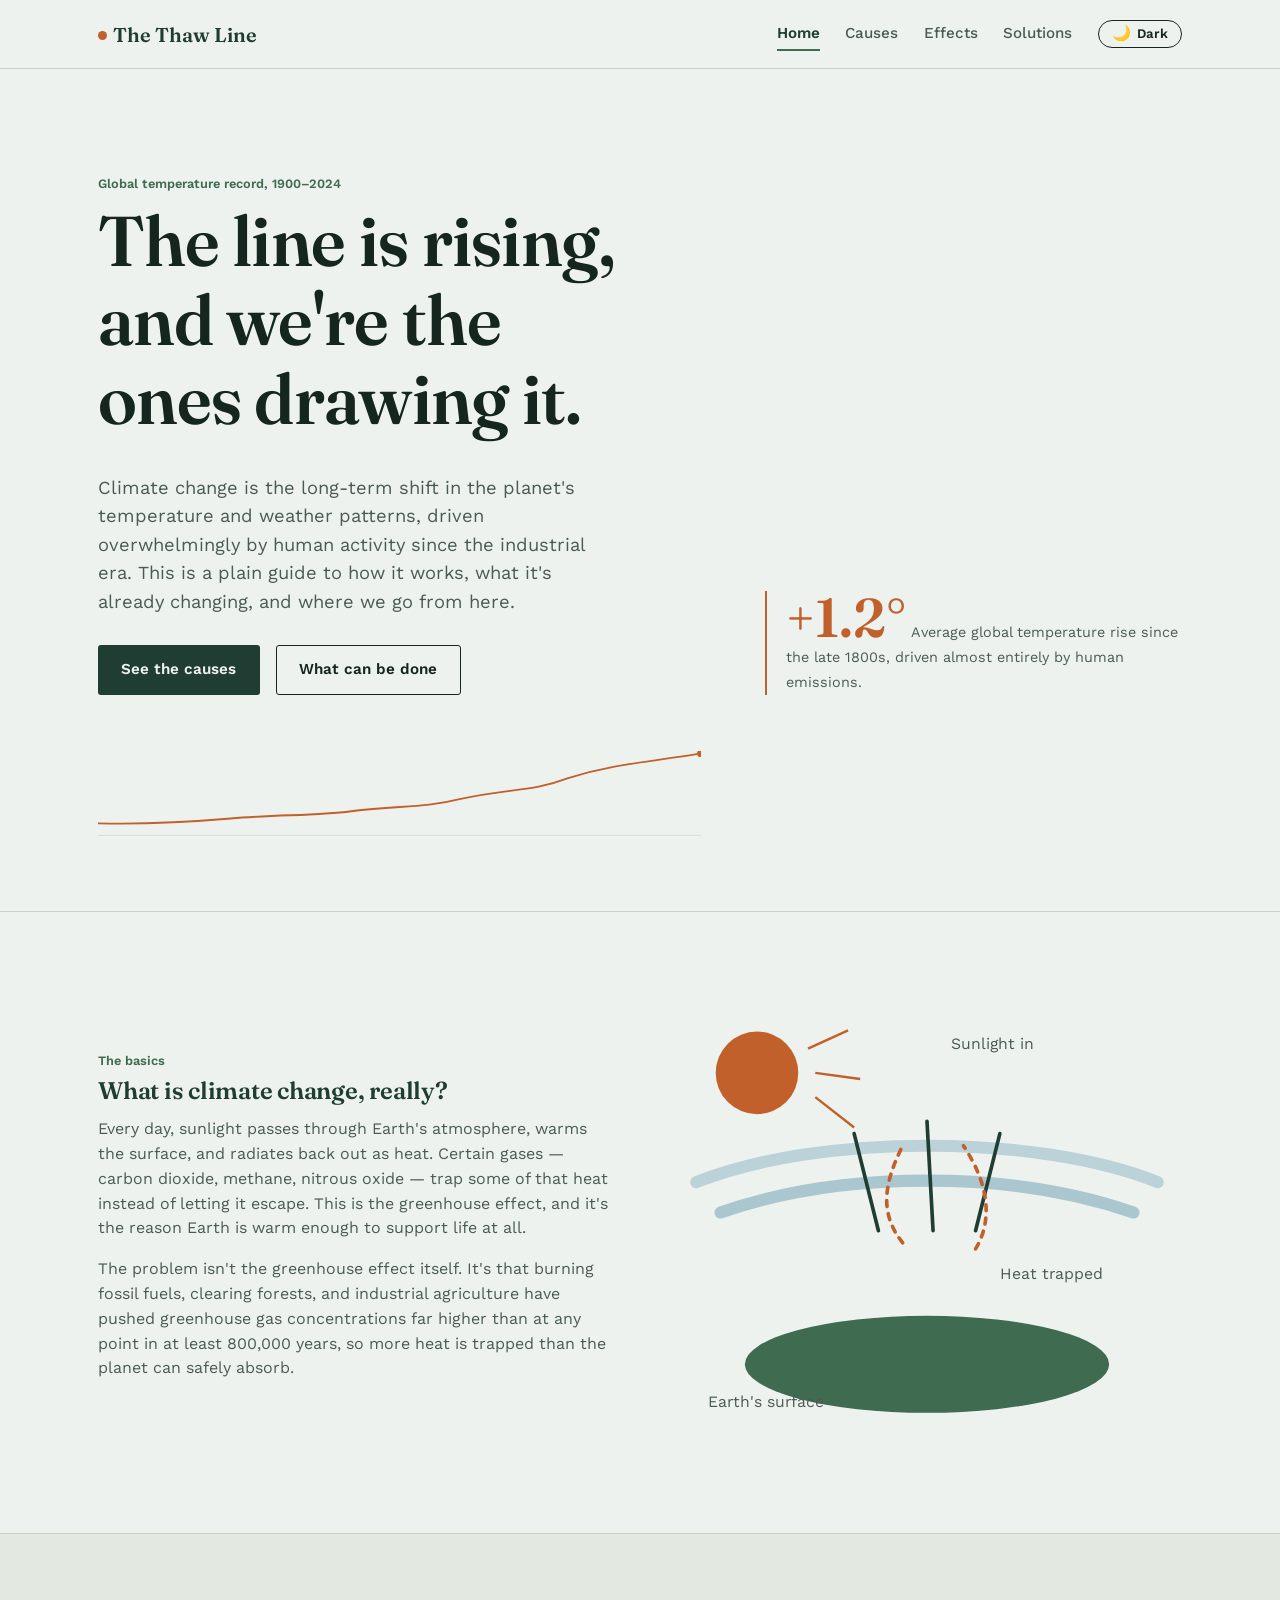
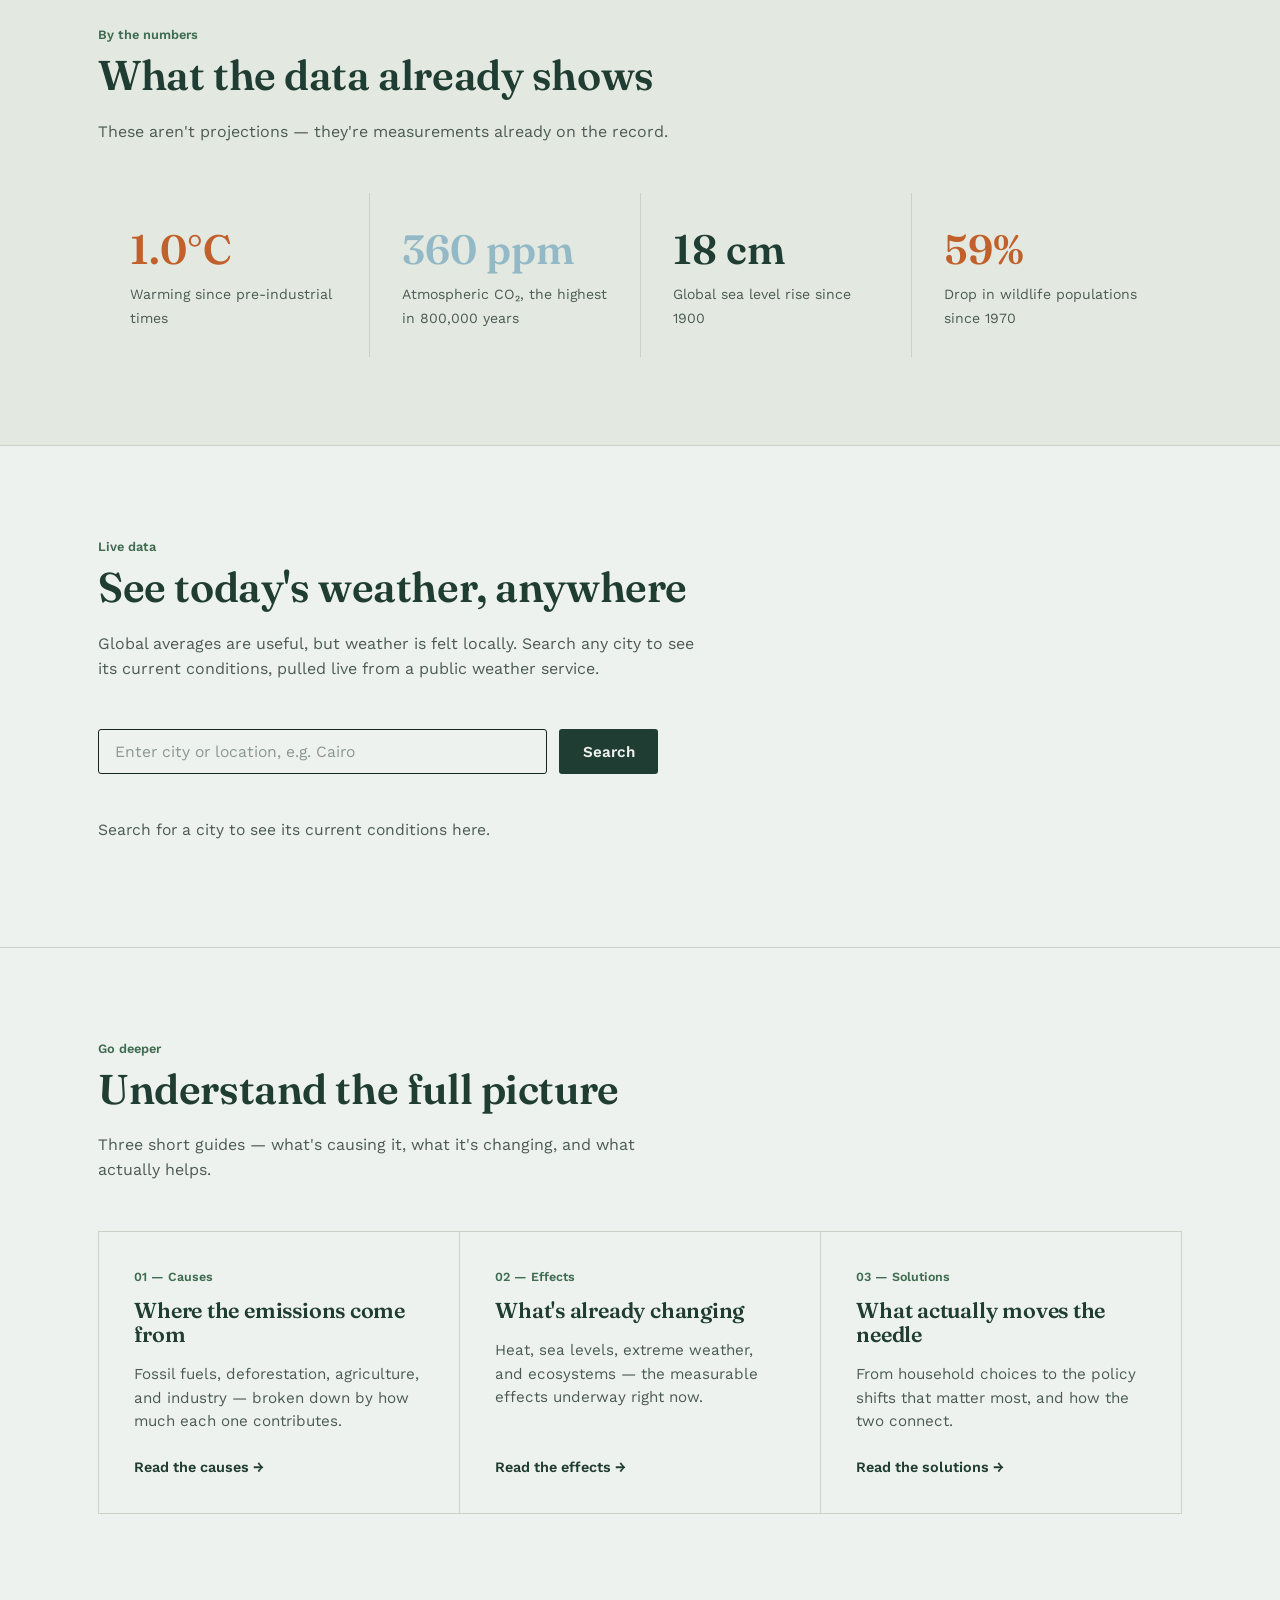
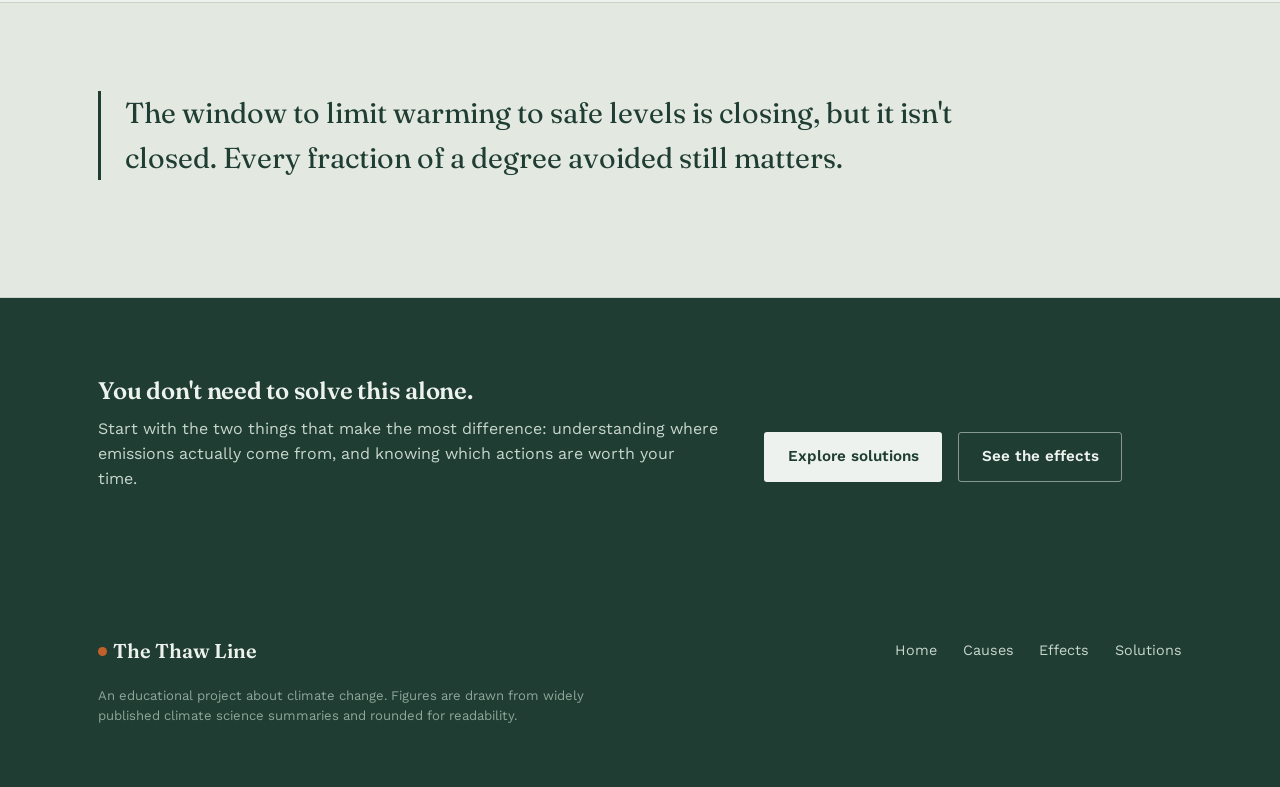
<file: climate-awareness/index.html>
<!DOCTYPE html>
<html lang="en">
<head>
  <meta charset="UTF-8">
  <!-- Apply saved theme before CSS renders, to avoid a light-mode flash -->
  <script>
    (function () {
      try {
        var savedTheme = localStorage.getItem("theme");
        var theme = savedTheme === "dark" ? "dark" : "light";
        document.documentElement.setAttribute("data-theme", theme);
      } catch (e) {
        document.documentElement.setAttribute("data-theme", "light");
      }
    })();
  </script>
  <meta name="viewport" content="width=device-width, initial-scale=1.0">
  <title>The Thaw Line — Climate Change Awareness</title>
  <meta name="description" content="A clear, evidence-based guide to what climate change is, why it's happening, and what can still be done.">
  <link rel="preconnect" href="https://fonts.googleapis.com">
  <link rel="preconnect" href="https://fonts.gstatic.com" crossorigin>
  <link href="https://fonts.googleapis.com/css2?family=Fraunces:opsz,wght@9..144,500;9..144,600&family=Work+Sans:wght@400;500;600&display=swap" rel="stylesheet">
  <link rel="stylesheet" href="css/style.css">
</head>
<body>

  <header class="site-header">
    <nav class="nav">
      <a href="index.html" class="brand"><span class="brand-mark"></span>The Thaw Line</a>
      <div class="nav-right">
        <ul class="nav-links">
          <li><a href="index.html">Home</a></li>
          <li><a href="causes.html">Causes</a></li>
          <li><a href="effects.html">Effects</a></li>
          <li><a href="solutions.html">Solutions</a></li>
        </ul>
        <button class="theme-toggle" id="theme-toggle" type="button" aria-pressed="false" aria-label="Switch to dark mode">
          <span class="theme-toggle-icon" aria-hidden="true">🌙</span>
          <span class="theme-toggle-label">Dark</span>
        </button>
        <button class="nav-toggle" aria-label="Toggle navigation menu" aria-expanded="false">
          <span></span><span></span><span></span>
        </button>
      </div>
    </nav>
  </header>

  <main>
    <!-- HERO -->
    <section class="hero">
      <div class="wrap">
        <div>
          <span class="eyebrow">Global temperature record, 1900–2024</span>
          <h1>The line is rising, and we're the ones drawing it.</h1>
          <p class="lede">Climate change is the long-term shift in the planet's temperature and weather patterns, driven overwhelmingly by human activity since the industrial era. This is a plain guide to how it works, what it's already changing, and where we go from here.</p>
          <div class="hero-actions">
            <a href="causes.html" class="btn btn-primary">See the causes</a>
            <a href="solutions.html" class="btn btn-ghost">What can be done</a>
          </div>
        </div>
        <div class="hero-stat">
          <span class="num">+1.2°</span>
          <span class="cap">Average global temperature rise since the late 1800s, driven almost entirely by human emissions.</span>
        </div>
      </div>
      <div class="wrap spark">
        <svg viewBox="0 0 1000 160" preserveAspectRatio="none" role="img" aria-label="Line chart showing global average temperature rising sharply since the mid-20th century">
          <line x1="0" y1="140" x2="1000" y2="140" stroke="#C9D2C6" stroke-width="1"></line>
          <path d="M0,120 C80,122 150,118 220,112 C300,105 360,108 420,100 C500,90 540,95 600,80 C680,62 720,68 780,45 C860,20 920,18 1000,4"
                fill="none" stroke="#C1602A" stroke-width="3" stroke-linecap="round"></path>
          <circle cx="1000" cy="4" r="6" fill="#C1602A"></circle>
        </svg>
      </div>
    </section>

    <!-- WHAT IS CLIMATE CHANGE -->
    <section class="section" id="what-is-it">
      <div class="wrap explainer">
        <div class="explainer-text">
          <span class="eyebrow">The basics</span>
          <h2>What is climate change, really?</h2>
          <p>Every day, sunlight passes through Earth's atmosphere, warms the surface, and radiates back out as heat. Certain gases — carbon dioxide, methane, nitrous oxide — trap some of that heat instead of letting it escape. This is the greenhouse effect, and it's the reason Earth is warm enough to support life at all.</p>
          <p>The problem isn't the greenhouse effect itself. It's that burning fossil fuels, clearing forests, and industrial agriculture have pushed greenhouse gas concentrations far higher than at any point in at least 800,000 years, so more heat is trapped than the planet can safely absorb.</p>
        </div>
        <div class="diagram">
          <svg viewBox="0 0 420 360" role="img" aria-label="Diagram of the greenhouse effect: sunlight enters the atmosphere, warms the earth, and some heat is trapped by greenhouse gases instead of escaping to space">
            <circle cx="70" cy="60" r="34" fill="#C1602A"></circle>
            <g stroke="#C1602A" stroke-width="2">
              <line x1="118" y1="80" x2="150" y2="105"></line>
              <line x1="118" y1="60" x2="155" y2="65"></line>
              <line x1="112" y1="40" x2="145" y2="25"></line>
            </g>
            <path d="M20,150 C120,110 300,110 400,150" fill="none" stroke="#93B9C6" stroke-width="10" stroke-linecap="round" opacity="0.55"></path>
            <path d="M40,175 C140,140 280,140 380,175" fill="none" stroke="#93B9C6" stroke-width="10" stroke-linecap="round" opacity="0.75"></path>
            <ellipse cx="210" cy="300" rx="150" ry="40" fill="#3F6B50"></ellipse>
            <g stroke="#1F3D33" stroke-width="3" fill="none" stroke-linecap="round">
              <path d="M150,110 L170,190"></path>
              <path d="M210,100 L215,190"></path>
              <path d="M270,110 L250,190"></path>
            </g>
            <g stroke="#C1602A" stroke-width="3" fill="none" stroke-linecap="round" stroke-dasharray="5 6">
              <path d="M190,200 C170,175 175,150 190,120"></path>
              <path d="M250,205 C265,180 260,150 240,120"></path>
            </g>
            <text x="30" y="335" font-family="Work Sans, sans-serif" font-size="13" fill="#4B5B54">Earth's surface</text>
            <text x="230" y="40" font-family="Work Sans, sans-serif" font-size="13" fill="#4B5B54">Sunlight in</text>
            <text x="270" y="230" font-family="Work Sans, sans-serif" font-size="13" fill="#4B5B54">Heat trapped</text>
          </svg>
        </div>
      </div>
    </section>

    <!-- STATS -->
    <section class="section alt">
      <div class="wrap">
        <div class="section-head">
          <span class="eyebrow">By the numbers</span>
          <h2>What the data already shows</h2>
          <p>These aren't projections — they're measurements already on the record.</p>
        </div>
        <div class="stat-strip">
          <div class="stat">
            <span class="num hot" data-count-to="1.2" data-decimals="1" data-suffix="°C">0°C</span>
            <span class="cap">Warming since pre-industrial times</span>
          </div>
          <div class="stat">
            <span class="num cool" data-count-to="420" data-suffix=" ppm">0 ppm</span>
            <span class="cap">Atmospheric CO₂, the highest in 800,000 years</span>
          </div>
          <div class="stat">
            <span class="num" data-count-to="21" data-suffix=" cm">0 cm</span>
            <span class="cap">Global sea level rise since 1900</span>
          </div>
          <div class="stat">
            <span class="num hot" data-count-to="69" data-suffix="%">0%</span>
            <span class="cap">Drop in wildlife populations since 1970</span>
          </div>
        </div>
      </div>
    </section>

    <!-- LIVE WEATHER -->
    <section class="section" id="weather">
      <div class="wrap">
        <div class="section-head">
          <span class="eyebrow">Live data</span>
          <h2>See today's weather, anywhere</h2>
          <p>Global averages are useful, but weather is felt locally. Search any city to see its current conditions, pulled live from a public weather service.</p>
        </div>

        <form class="weather-form" id="weather-form" novalidate>
          <label for="weather-input" class="sr-only">City or location</label>
          <input
            type="text"
            id="weather-input"
            name="location"
            placeholder="Enter city or location, e.g. Cairo"
            autocomplete="off"
          >
          <button type="submit" class="btn btn-primary" id="weather-search-btn">Search</button>
        </form>

        <div id="weather-result" class="weather-result" aria-live="polite">
          <p class="weather-placeholder">Search for a city to see its current conditions here.</p>
        </div>
      </div>
    </section>

    <!-- SECTION PREVIEWS -->
    <section class="section">
      <div class="wrap">
        <div class="section-head">
          <span class="eyebrow">Go deeper</span>
          <h2>Understand the full picture</h2>
          <p>Three short guides — what's causing it, what it's changing, and what actually helps.</p>
        </div>
        <div class="preview-grid">
          <a class="preview" href="causes.html">
            <span class="tag">01 — Causes</span>
            <h3>Where the emissions come from</h3>
            <p>Fossil fuels, deforestation, agriculture, and industry — broken down by how much each one contributes.</p>
            <span class="go">Read the causes →</span>
          </a>
          <a class="preview" href="effects.html">
            <span class="tag">02 — Effects</span>
            <h3>What's already changing</h3>
            <p>Heat, sea levels, extreme weather, and ecosystems — the measurable effects underway right now.</p>
            <span class="go">Read the effects →</span>
          </a>
          <a class="preview" href="solutions.html">
            <span class="tag">03 — Solutions</span>
            <h3>What actually moves the needle</h3>
            <p>From household choices to the policy shifts that matter most, and how the two connect.</p>
            <span class="go">Read the solutions →</span>
          </a>
        </div>
      </div>
    </section>

    <!-- CALLOUT -->
    <section class="section alt">
      <div class="wrap">
        <p class="callout">The window to limit warming to safe levels is closing, but it isn't closed. Every fraction of a degree avoided still matters.</p>
      </div>
    </section>

    <!-- CTA -->
    <section class="cta">
      <div class="wrap">
        <div>
          <h2>You don't need to solve this alone.</h2>
          <p>Start with the two things that make the most difference: understanding where emissions actually come from, and knowing which actions are worth your time.</p>
        </div>
        <div class="hero-actions">
          <a href="solutions.html" class="btn btn-primary">Explore solutions</a>
          <a href="effects.html" class="btn btn-ghost">See the effects</a>
        </div>
      </div>
    </section>
  </main>

  <footer class="site-footer">
    <div class="wrap">
      <div class="footer-inner">
        <a href="index.html" class="brand"><span class="brand-mark"></span>The Thaw Line</a>
        <ul class="footer-links">
          <li><a href="index.html">Home</a></li>
          <li><a href="causes.html">Causes</a></li>
          <li><a href="effects.html">Effects</a></li>
          <li><a href="solutions.html">Solutions</a></li>
        </ul>
      </div>
      <p class="footer-note">An educational project about climate change. Figures are drawn from widely published climate science summaries and rounded for readability.</p>
    </div>
  </footer>

  <script src="js/script.js"></script>
</body>
</html
</file>
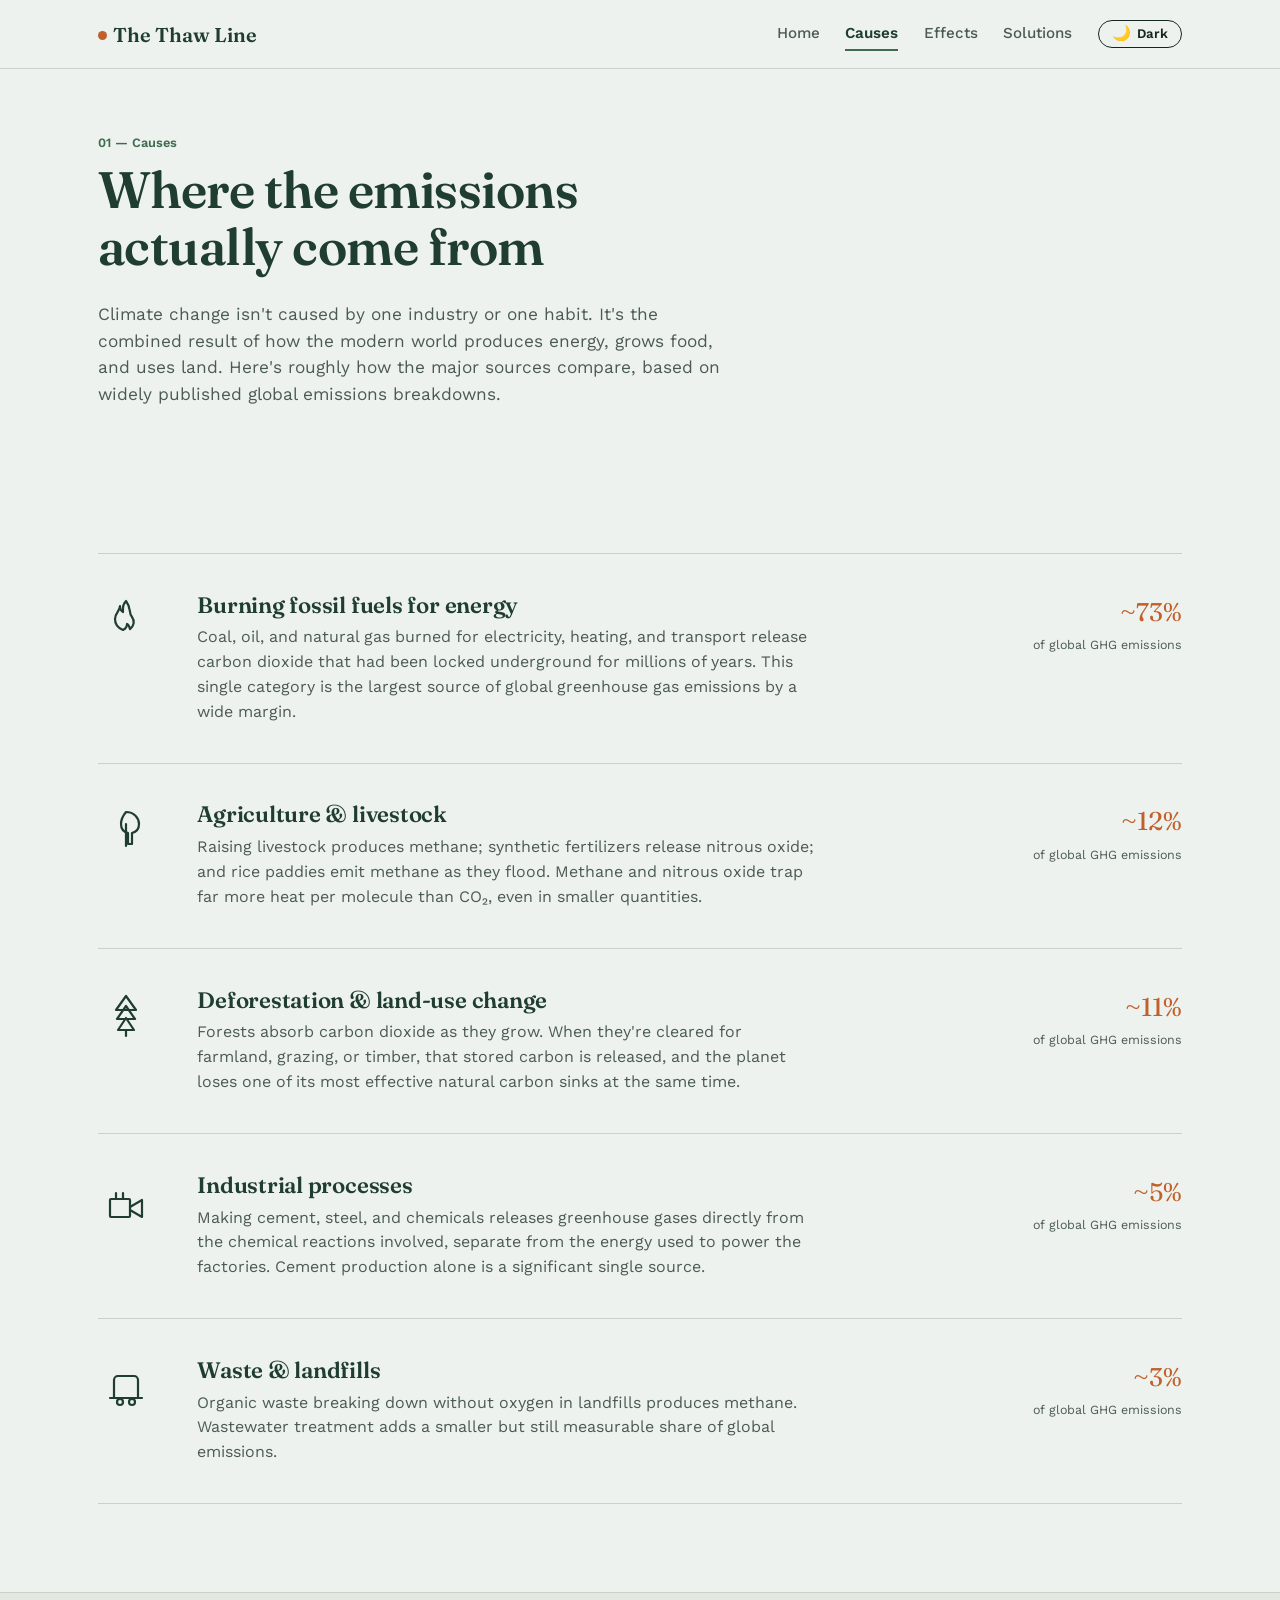
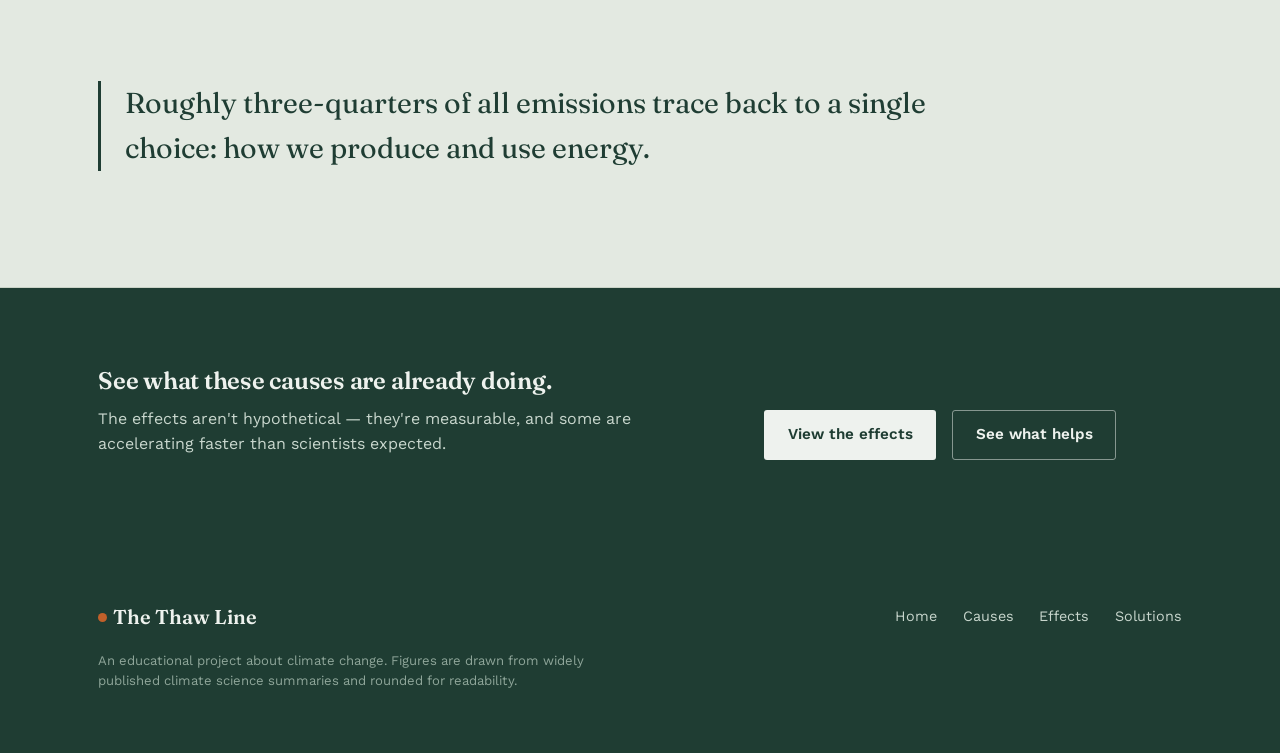
<file: climate-awareness/causes.html>
<!DOCTYPE html>
<html lang="en">
<head>
  <meta charset="UTF-8">
  <!-- Apply saved theme before CSS renders, to avoid a light-mode flash -->
  <script>
    (function () {
      try {
        var savedTheme = localStorage.getItem("theme");
        var theme = savedTheme === "dark" ? "dark" : "light";
        document.documentElement.setAttribute("data-theme", theme);
      } catch (e) {
        document.documentElement.setAttribute("data-theme", "light");
      }
    })();
  </script>
  <meta name="viewport" content="width=device-width, initial-scale=1.0">
  <title>Causes of Climate Change — The Thaw Line</title>
  <meta name="description" content="A breakdown of the main human activities driving climate change, from fossil fuels to land use.">
  <link rel="preconnect" href="https://fonts.googleapis.com">
  <link rel="preconnect" href="https://fonts.gstatic.com" crossorigin>
  <link href="https://fonts.googleapis.com/css2?family=Fraunces:opsz,wght@9..144,500;9..144,600&family=Work+Sans:wght@400;500;600&display=swap" rel="stylesheet">
  <link rel="stylesheet" href="css/style.css">
</head>
<body>

  <header class="site-header">
    <nav class="nav">
      <a href="index.html" class="brand"><span class="brand-mark"></span>The Thaw Line</a>
      <div class="nav-right">
        <ul class="nav-links">
          <li><a href="index.html">Home</a></li>
          <li><a href="causes.html">Causes</a></li>
          <li><a href="effects.html">Effects</a></li>
          <li><a href="solutions.html">Solutions</a></li>
        </ul>
        <button class="theme-toggle" id="theme-toggle" type="button" aria-pressed="false" aria-label="Switch to dark mode">
          <span class="theme-toggle-icon" aria-hidden="true">🌙</span>
          <span class="theme-toggle-label">Dark</span>
        </button>
        <button class="nav-toggle" aria-label="Toggle navigation menu" aria-expanded="false">
          <span></span><span></span><span></span>
        </button>
      </div>
    </nav>
  </header>

  <main>
    <section class="page-intro">
      <div class="wrap">
        <span class="eyebrow">01 — Causes</span>
        <h1>Where the emissions actually come from</h1>
        <p>Climate change isn't caused by one industry or one habit. It's the combined result of how the modern world produces energy, grows food, and uses land. Here's roughly how the major sources compare, based on widely published global emissions breakdowns.</p>
      </div>
    </section>

    <section class="section">
      <div class="wrap">
        <ul class="row-list">

          <li class="row-item">
            <div class="row-icon">
              <svg viewBox="0 0 56 56" fill="none" stroke="#1F3D33" stroke-width="2.2" stroke-linecap="round" stroke-linejoin="round">
                <path d="M28 8c6 8 2 11 6 16 3 4 2 9-2 12-1-4-3-5-3-5s0 4-4 6c-5-2-8-6-8-11 0-6 5-8 5-13 0 3 1 5 3 6 0-4-1-7 3-11z"></path>
              </svg>
            </div>
            <div class="row-body">
              <h3>Burning fossil fuels for energy</h3>
              <p>Coal, oil, and natural gas burned for electricity, heating, and transport release carbon dioxide that had been locked underground for millions of years. This single category is the largest source of global greenhouse gas emissions by a wide margin.</p>
            </div>
            <div class="row-figure">
              <span class="num">~73%</span>
              <span class="cap">of global GHG emissions</span>
            </div>
          </li>

          <li class="row-item">
            <div class="row-icon">
              <svg viewBox="0 0 56 56" fill="none" stroke="#1F3D33" stroke-width="2.2" stroke-linecap="round" stroke-linejoin="round">
                <path d="M28 10c8 0 13 6 13 12 0 5-3 8-7 9v11h-4V31c-4-1-7-4-7-9 0-6 5-12 5-12z"></path>
                <path d="M28 31c-8 0-13 6-13 12 0 3 2 5 5 5 4 0 6-3 8-3s4 3 8 3c3 0 5-2 5-5 0-6-5-12-13-12z" opacity="0"></path>
                <path d="M28 22v22"></path>
              </svg>
            </div>
            <div class="row-body">
              <h3>Agriculture &amp; livestock</h3>
              <p>Raising livestock produces methane; synthetic fertilizers release nitrous oxide; and rice paddies emit methane as they flood. Methane and nitrous oxide trap far more heat per molecule than CO₂, even in smaller quantities.</p>
            </div>
            <div class="row-figure">
              <span class="num">~12%</span>
              <span class="cap">of global GHG emissions</span>
            </div>
          </li>

          <li class="row-item">
            <div class="row-icon">
              <svg viewBox="0 0 56 56" fill="none" stroke="#1F3D33" stroke-width="2.2" stroke-linecap="round" stroke-linejoin="round">
                <path d="M28 8l10 14H18z"></path>
                <path d="M28 18l9 13H19z"></path>
                <path d="M28 30l8 12H20z"></path>
                <path d="M28 42v6"></path>
              </svg>
            </div>
            <div class="row-body">
              <h3>Deforestation &amp; land-use change</h3>
              <p>Forests absorb carbon dioxide as they grow. When they're cleared for farmland, grazing, or timber, that stored carbon is released, and the planet loses one of its most effective natural carbon sinks at the same time.</p>
            </div>
            <div class="row-figure">
              <span class="num">~11%</span>
              <span class="cap">of global GHG emissions</span>
            </div>
          </li>

          <li class="row-item">
            <div class="row-icon">
              <svg viewBox="0 0 56 56" fill="none" stroke="#1F3D33" stroke-width="2.2" stroke-linecap="round" stroke-linejoin="round">
                <rect x="12" y="26" width="20" height="18" rx="1"></rect>
                <path d="M32 34l12-7v17l-12-7"></path>
                <path d="M18 20v6M25 20v6"></path>
              </svg>
            </div>
            <div class="row-body">
              <h3>Industrial processes</h3>
              <p>Making cement, steel, and chemicals releases greenhouse gases directly from the chemical reactions involved, separate from the energy used to power the factories. Cement production alone is a significant single source.</p>
            </div>
            <div class="row-figure">
              <span class="num">~5%</span>
              <span class="cap">of global GHG emissions</span>
            </div>
          </li>

          <li class="row-item">
            <div class="row-icon">
              <svg viewBox="0 0 56 56" fill="none" stroke="#1F3D33" stroke-width="2.2" stroke-linecap="round" stroke-linejoin="round">
                <path d="M16 40V22a4 4 0 014-4h16a4 4 0 014 4v18"></path>
                <path d="M12 40h32"></path>
                <circle cx="22" cy="44" r="3"></circle>
                <circle cx="34" cy="44" r="3"></circle>
              </svg>
            </div>
            <div class="row-body">
              <h3>Waste &amp; landfills</h3>
              <p>Organic waste breaking down without oxygen in landfills produces methane. Wastewater treatment adds a smaller but still measurable share of global emissions.</p>
            </div>
            <div class="row-figure">
              <span class="num">~3%</span>
              <span class="cap">of global GHG emissions</span>
            </div>
          </li>

        </ul>
      </div>
    </section>

    <section class="section alt">
      <div class="wrap">
        <p class="callout">Roughly three-quarters of all emissions trace back to a single choice: how we produce and use energy.</p>
      </div>
    </section>

    <section class="cta">
      <div class="wrap">
        <div>
          <h2>See what these causes are already doing.</h2>
          <p>The effects aren't hypothetical — they're measurable, and some are accelerating faster than scientists expected.</p>
        </div>
        <div class="hero-actions">
          <a href="effects.html" class="btn btn-primary">View the effects</a>
          <a href="solutions.html" class="btn btn-ghost">See what helps</a>
        </div>
      </div>
    </section>
  </main>

  <footer class="site-footer">
    <div class="wrap">
      <div class="footer-inner">
        <a href="index.html" class="brand"><span class="brand-mark"></span>The Thaw Line</a>
        <ul class="footer-links">
          <li><a href="index.html">Home</a></li>
          <li><a href="causes.html">Causes</a></li>
          <li><a href="effects.html">Effects</a></li>
          <li><a href="solutions.html">Solutions</a></li>
        </ul>
      </div>
      <p class="footer-note">An educational project about climate change. Figures are drawn from widely published climate science summaries and rounded for readability.</p>
    </div>
  </footer>

  <script src="js/script.js"></script>
</body>
</html>
</file>
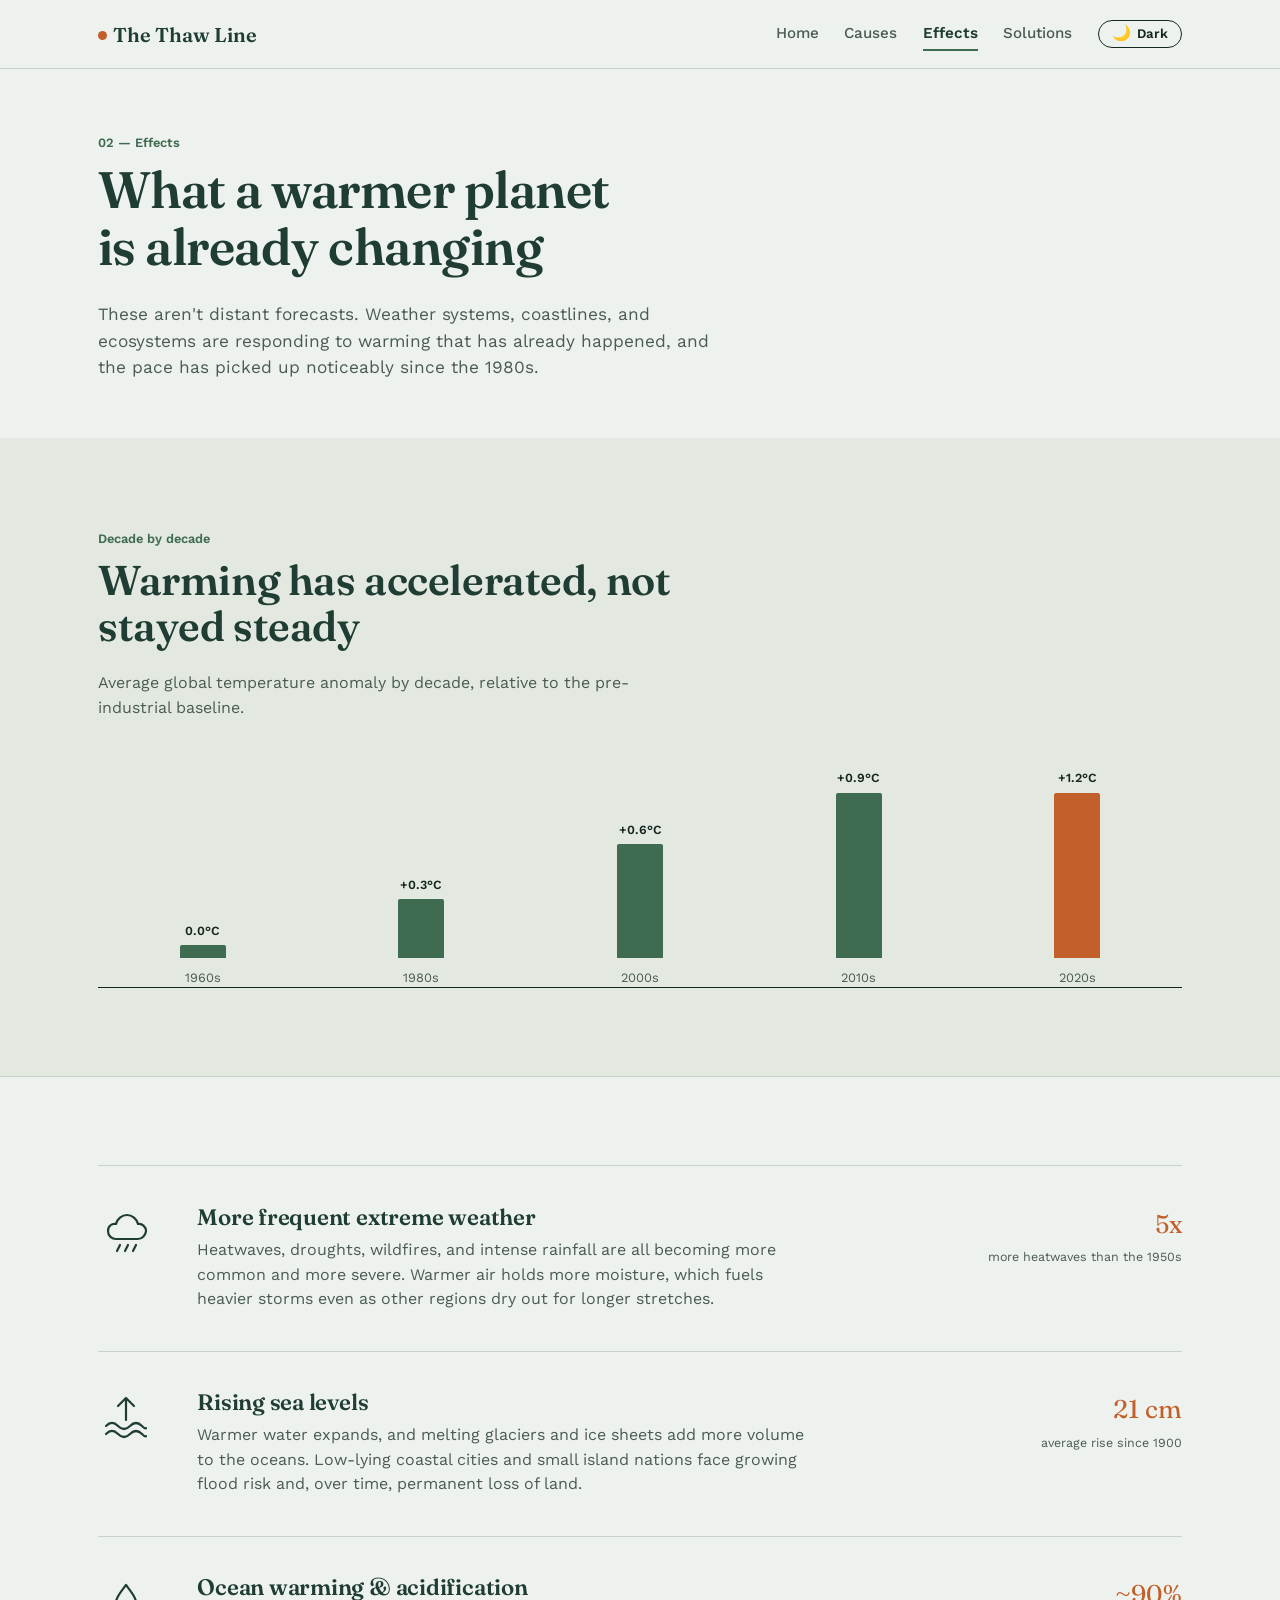
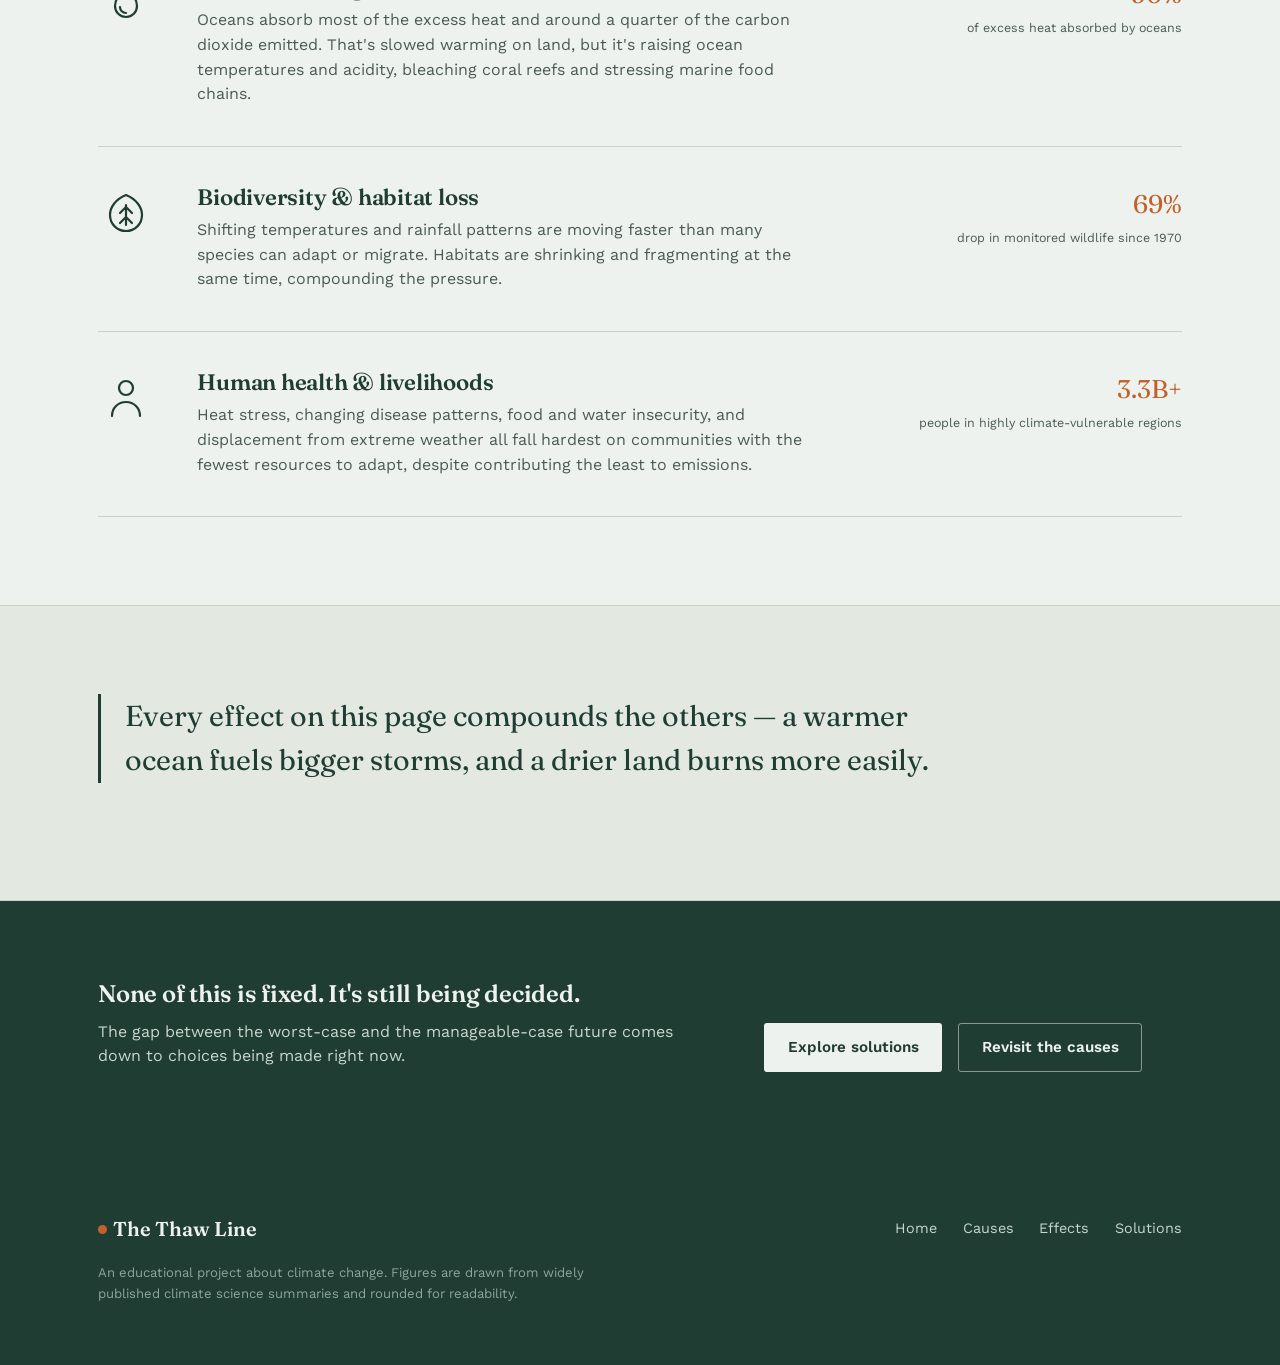
<file: climate-awareness/effects.html>
<!DOCTYPE html>
<html lang="en">
<head>
  <meta charset="UTF-8">
  <!-- Apply saved theme before CSS renders, to avoid a light-mode flash -->
  <script>
    (function () {
      try {
        var savedTheme = localStorage.getItem("theme");
        var theme = savedTheme === "dark" ? "dark" : "light";
        document.documentElement.setAttribute("data-theme", theme);
      } catch (e) {
        document.documentElement.setAttribute("data-theme", "light");
      }
    })();
  </script>
  <meta name="viewport" content="width=device-width, initial-scale=1.0">
  <title>Effects of Climate Change — The Thaw Line</title>
  <meta name="description" content="How rising temperatures are already changing weather, sea levels, ecosystems, and human life.">
  <link rel="preconnect" href="https://fonts.googleapis.com">
  <link rel="preconnect" href="https://fonts.gstatic.com" crossorigin>
  <link href="https://fonts.googleapis.com/css2?family=Fraunces:opsz,wght@9..144,500;9..144,600&family=Work+Sans:wght@400;500;600&display=swap" rel="stylesheet">
  <link rel="stylesheet" href="css/style.css">
</head>
<body>

  <header class="site-header">
    <nav class="nav">
      <a href="index.html" class="brand"><span class="brand-mark"></span>The Thaw Line</a>
      <div class="nav-right">
        <ul class="nav-links">
          <li><a href="index.html">Home</a></li>
          <li><a href="causes.html">Causes</a></li>
          <li><a href="effects.html">Effects</a></li>
          <li><a href="solutions.html">Solutions</a></li>
        </ul>
        <button class="theme-toggle" id="theme-toggle" type="button" aria-pressed="false" aria-label="Switch to dark mode">
          <span class="theme-toggle-icon" aria-hidden="true">🌙</span>
          <span class="theme-toggle-label">Dark</span>
        </button>
        <button class="nav-toggle" aria-label="Toggle navigation menu" aria-expanded="false">
          <span></span><span></span><span></span>
        </button>
      </div>
    </nav>
  </header>

  <main>
    <section class="page-intro">
      <div class="wrap">
        <span class="eyebrow">02 — Effects</span>
        <h1>What a warmer planet is already changing</h1>
        <p>These aren't distant forecasts. Weather systems, coastlines, and ecosystems are responding to warming that has already happened, and the pace has picked up noticeably since the 1980s.</p>
      </div>
    </section>

    <!-- Bar chart -->
    <section class="section alt">
      <div class="wrap">
        <div class="section-head">
          <span class="eyebrow">Decade by decade</span>
          <h2>Warming has accelerated, not stayed steady</h2>
          <p>Average global temperature anomaly by decade, relative to the pre-industrial baseline.</p>
        </div>
        <div class="bar-chart">
          <div class="bar" style="--h: 6%">
            <span class="value">0.0°C</span>
            <div class="col"></div>
            <span class="label">1960s</span>
          </div>
          <div class="bar" style="--h: 27%">
            <span class="value">+0.3°C</span>
            <div class="col"></div>
            <span class="label">1980s</span>
          </div>
          <div class="bar" style="--h: 52%">
            <span class="value">+0.6°C</span>
            <div class="col"></div>
            <span class="label">2000s</span>
          </div>
          <div class="bar" style="--h: 76%">
            <span class="value">+0.9°C</span>
            <div class="col"></div>
            <span class="label">2010s</span>
          </div>
          <div class="bar" style="--h: 100%">
            <span class="value">+1.2°C</span>
            <div class="col hot"></div>
            <span class="label">2020s</span>
          </div>
        </div>
      </div>
    </section>

    <section class="section">
      <div class="wrap">
        <ul class="row-list">

          <li class="row-item">
            <div class="row-icon">
              <svg viewBox="0 0 56 56" fill="none" stroke="#1F3D33" stroke-width="2.2" stroke-linecap="round" stroke-linejoin="round">
                <path d="M18 34c-4 0-8-3-8-8s4-8 8-7c1-5 6-9 11-9s10 4 11 9c4-1 8 3 8 7s-4 8-8 8z"></path>
                <path d="M22 40l-3 6M30 40l-3 6M38 40l-3 6"></path>
              </svg>
            </div>
            <div class="row-body">
              <h3>More frequent extreme weather</h3>
              <p>Heatwaves, droughts, wildfires, and intense rainfall are all becoming more common and more severe. Warmer air holds more moisture, which fuels heavier storms even as other regions dry out for longer stretches.</p>
            </div>
            <div class="row-figure">
              <span class="num">5x</span>
              <span class="cap">more heatwaves than the 1950s</span>
            </div>
          </li>

          <li class="row-item">
            <div class="row-icon">
              <svg viewBox="0 0 56 56" fill="none" stroke="#1F3D33" stroke-width="2.2" stroke-linecap="round" stroke-linejoin="round">
                <path d="M8 36c4-4 8-4 12 0s8 4 12 0 8-4 12 0 4 2 4 2"></path>
                <path d="M8 44c4-4 8-4 12 0s8 4 12 0 8-4 12 0 4 2 4 2"></path>
                <path d="M28 8v22M20 16l8-8 8 8"></path>
              </svg>
            </div>
            <div class="row-body">
              <h3>Rising sea levels</h3>
              <p>Warmer water expands, and melting glaciers and ice sheets add more volume to the oceans. Low-lying coastal cities and small island nations face growing flood risk and, over time, permanent loss of land.</p>
            </div>
            <div class="row-figure">
              <span class="num">21 cm</span>
              <span class="cap">average rise since 1900</span>
            </div>
          </li>

          <li class="row-item">
            <div class="row-icon">
              <svg viewBox="0 0 56 56" fill="none" stroke="#1F3D33" stroke-width="2.2" stroke-linecap="round" stroke-linejoin="round">
                <path d="M28 10c-6 8-11 14-11 21a11 11 0 0022 0c0-7-5-13-11-21z"></path>
                <path d="M22 32a6 6 0 006 6"></path>
              </svg>
            </div>
            <div class="row-body">
              <h3>Ocean warming &amp; acidification</h3>
              <p>Oceans absorb most of the excess heat and around a quarter of the carbon dioxide emitted. That's slowed warming on land, but it's raising ocean temperatures and acidity, bleaching coral reefs and stressing marine food chains.</p>
            </div>
            <div class="row-figure">
              <span class="num">~90%</span>
              <span class="cap">of excess heat absorbed by oceans</span>
            </div>
          </li>

          <li class="row-item">
            <div class="row-icon">
              <svg viewBox="0 0 56 56" fill="none" stroke="#1F3D33" stroke-width="2.2" stroke-linecap="round" stroke-linejoin="round">
                <path d="M28 10c-10 4-16 12-16 20 0 9 7 16 16 16s16-7 16-16c0-8-6-16-16-20z"></path>
                <path d="M28 20v20M22 28l6-6 6 6M22 38l6-6 6 6"></path>
              </svg>
            </div>
            <div class="row-body">
              <h3>Biodiversity &amp; habitat loss</h3>
              <p>Shifting temperatures and rainfall patterns are moving faster than many species can adapt or migrate. Habitats are shrinking and fragmenting at the same time, compounding the pressure.</p>
            </div>
            <div class="row-figure">
              <span class="num">69%</span>
              <span class="cap">drop in monitored wildlife since 1970</span>
            </div>
          </li>

          <li class="row-item">
            <div class="row-icon">
              <svg viewBox="0 0 56 56" fill="none" stroke="#1F3D33" stroke-width="2.2" stroke-linecap="round" stroke-linejoin="round">
                <circle cx="28" cy="18" r="7"></circle>
                <path d="M14 46c0-8 6-14 14-14s14 6 14 14"></path>
              </svg>
            </div>
            <div class="row-body">
              <h3>Human health &amp; livelihoods</h3>
              <p>Heat stress, changing disease patterns, food and water insecurity, and displacement from extreme weather all fall hardest on communities with the fewest resources to adapt, despite contributing the least to emissions.</p>
            </div>
            <div class="row-figure">
              <span class="num">3.3B+</span>
              <span class="cap">people in highly climate-vulnerable regions</span>
            </div>
          </li>

        </ul>
      </div>
    </section>

    <section class="section alt">
      <div class="wrap">
        <p class="callout">Every effect on this page compounds the others — a warmer ocean fuels bigger storms, and a drier land burns more easily.</p>
      </div>
    </section>

    <section class="cta">
      <div class="wrap">
        <div>
          <h2>None of this is fixed. It's still being decided.</h2>
          <p>The gap between the worst-case and the manageable-case future comes down to choices being made right now.</p>
        </div>
        <div class="hero-actions">
          <a href="solutions.html" class="btn btn-primary">Explore solutions</a>
          <a href="causes.html" class="btn btn-ghost">Revisit the causes</a>
        </div>
      </div>
    </section>
  </main>

  <footer class="site-footer">
    <div class="wrap">
      <div class="footer-inner">
        <a href="index.html" class="brand"><span class="brand-mark"></span>The Thaw Line</a>
        <ul class="footer-links">
          <li><a href="index.html">Home</a></li>
          <li><a href="causes.html">Causes</a></li>
          <li><a href="effects.html">Effects</a></li>
          <li><a href="solutions.html">Solutions</a></li>
        </ul>
      </div>
      <p class="footer-note">An educational project about climate change. Figures are drawn from widely published climate science summaries and rounded for readability.</p>
    </div>
  </footer>

  <script src="js/script.js"></script>
</body>
</html>
</file>
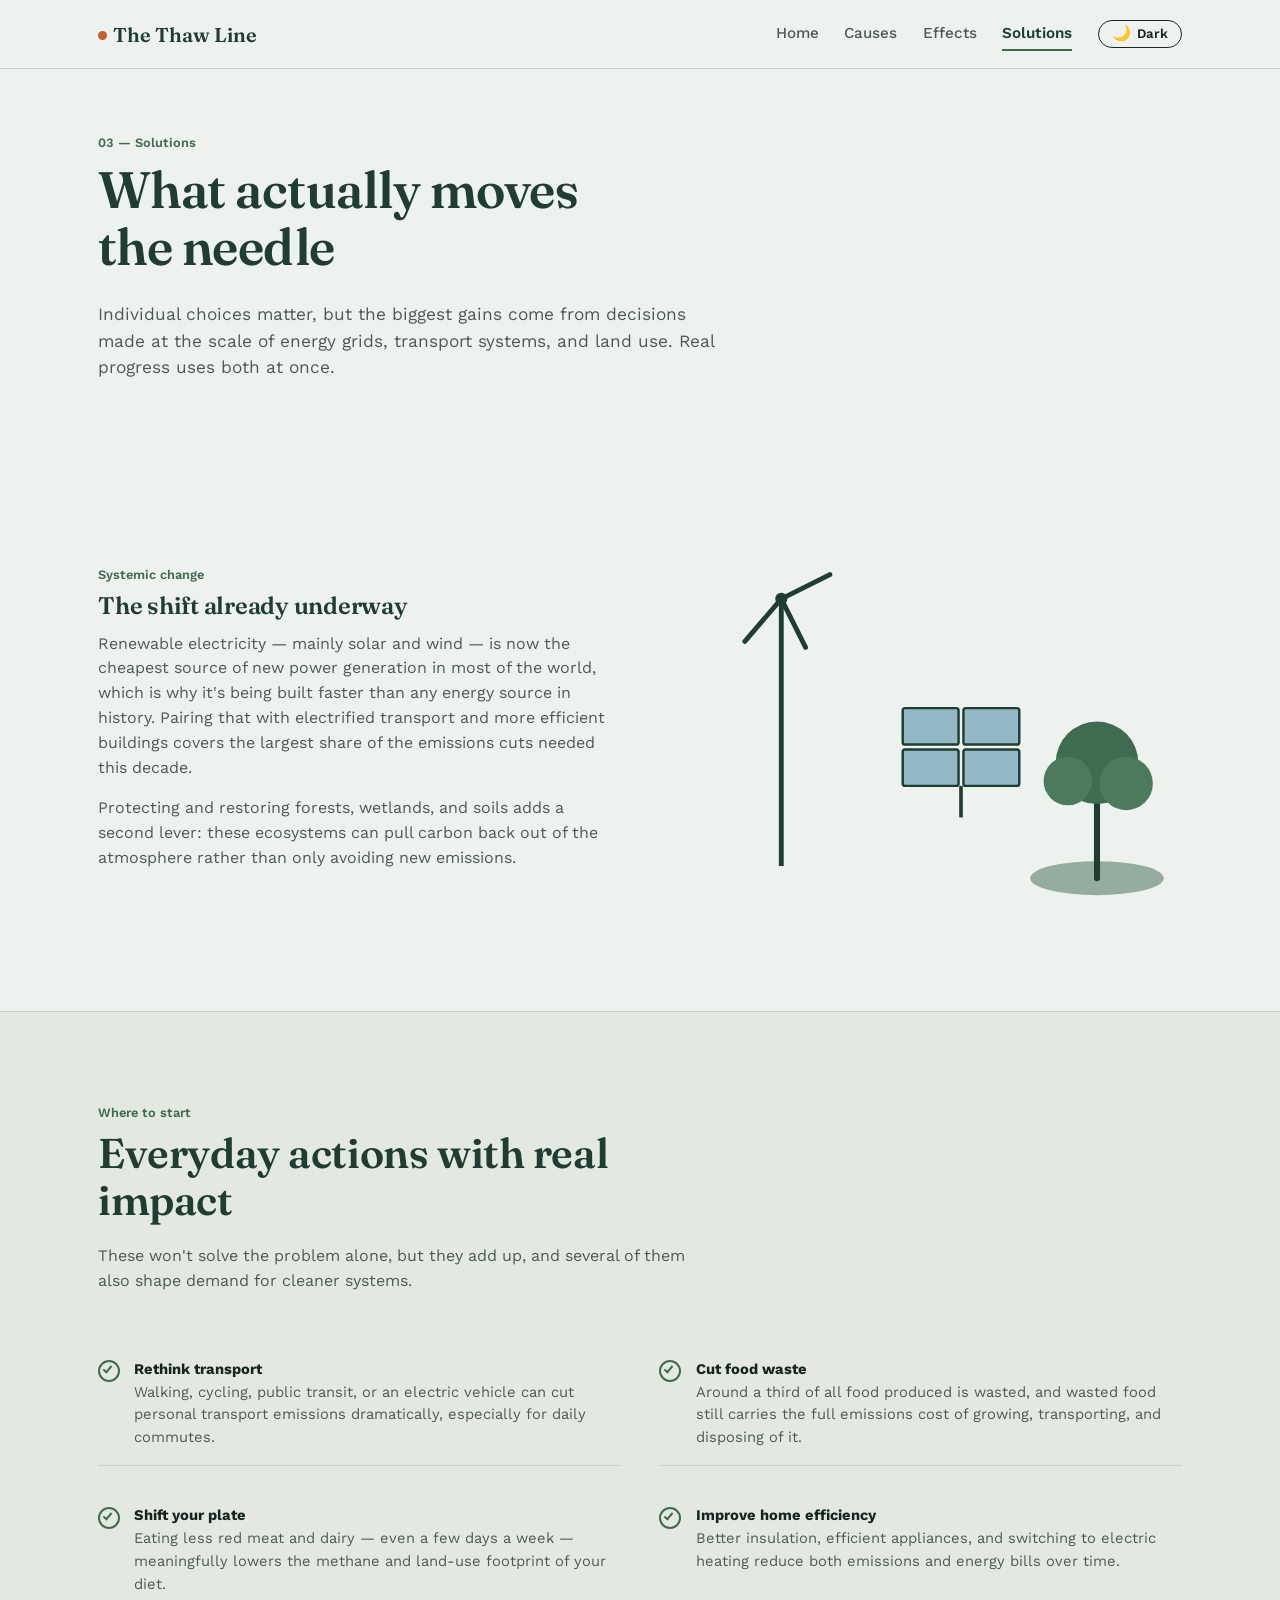
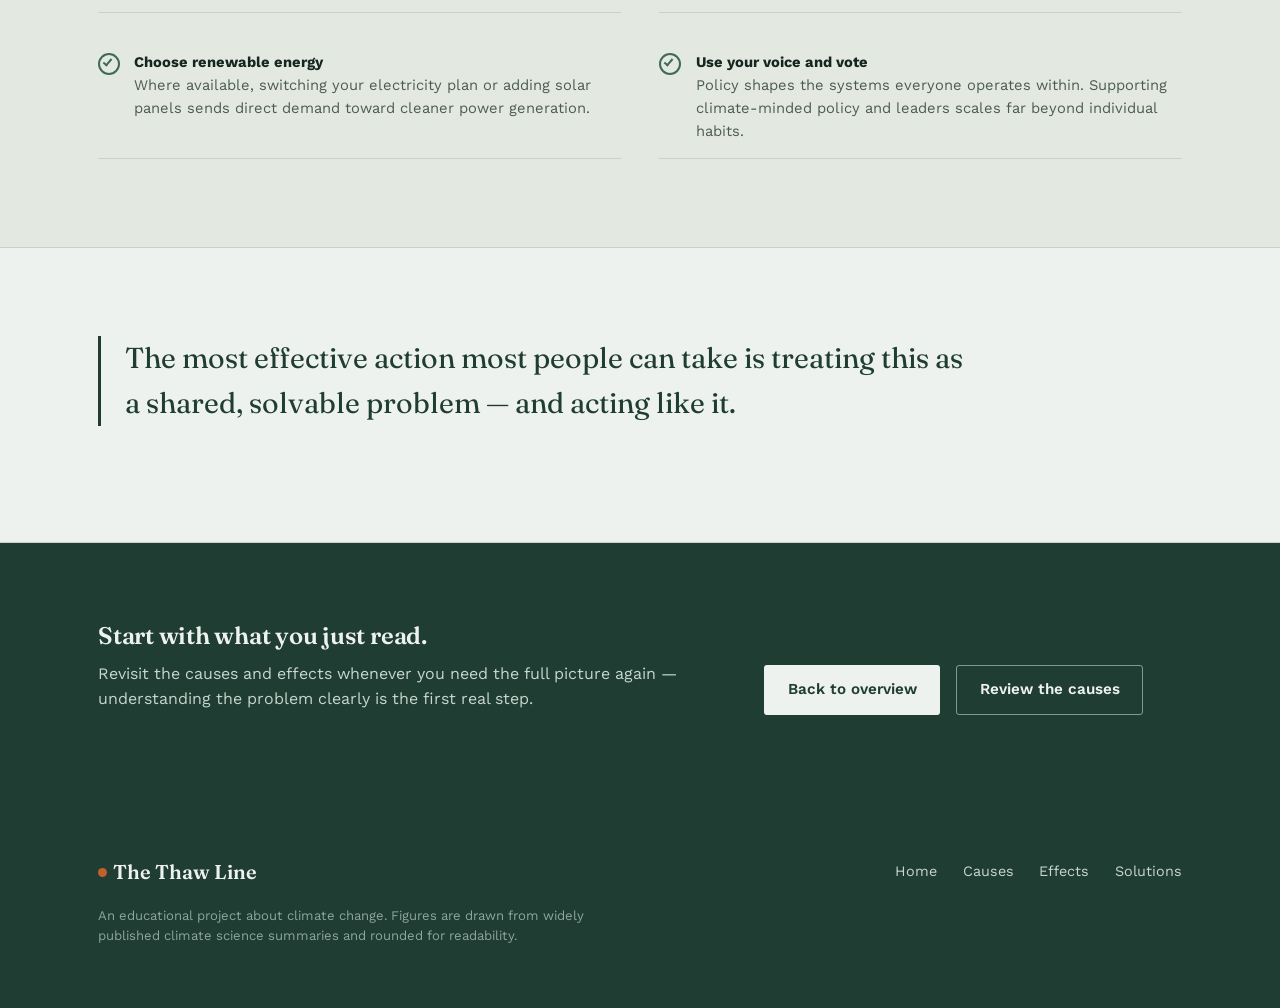
<file: climate-awareness/solutions.html>
<!DOCTYPE html>
<html lang="en">

<head>
  <meta charset="UTF-8">
  <!-- Apply saved theme before CSS renders, to avoid a light-mode flash -->
  <script>
    (function () {
      try {
        var savedTheme = localStorage.getItem("theme");
        var theme = savedTheme === "dark" ? "dark" : "light";
        document.documentElement.setAttribute("data-theme", theme);
      } catch (e) {
        document.documentElement.setAttribute("data-theme", "light");
      }
    })();
  </script>
  <meta name="viewport" content="width=device-width, initial-scale=1.0">
  <title>Solutions — The Thaw Line</title>
  <meta name="description"
    content="What actually helps: from household choices to the systemic changes that matter most.">
  <link rel="preconnect" href="https://fonts.googleapis.com">
  <link rel="preconnect" href="https://fonts.gstatic.com" crossorigin>
  <link
    href="https://fonts.googleapis.com/css2?family=Fraunces:opsz,wght@9..144,500;9..144,600&family=Work+Sans:wght@400;500;600&display=swap"
    rel="stylesheet">
  <link rel="stylesheet" href="css/style.css">
</head>

<body>

  <header class="site-header">
    <nav class="nav">
      <a href="index.html" class="brand"><span class="brand-mark"></span>The Thaw Line</a>
      <div class="nav-right">
        <ul class="nav-links">
          <li><a href="index.html">Home</a></li>
          <li><a href="causes.html">Causes</a></li>
          <li><a href="effects.html">Effects</a></li>
          <li><a href="solutions.html">Solutions</a></li>
        </ul>
        <button class="theme-toggle" id="theme-toggle" type="button" aria-pressed="false"
          aria-label="Switch to dark mode">
          <span class="theme-toggle-icon" aria-hidden="true">🌙</span>
          <span class="theme-toggle-label">Dark</span>
        </button>
        <button class="nav-toggle" aria-label="Toggle navigation menu" aria-expanded="false">
          <span></span><span></span><span></span>
        </button>
      </div>
    </nav>
  </header>

  <main>
    <section class="page-intro">
      <div class="wrap">
        <span class="eyebrow">03 — Solutions</span>
        <h1>What actually moves the needle</h1>
        <p>Individual choices matter, but the biggest gains come from decisions made at the scale of energy grids,
          transport systems, and land use. Real progress uses both at once.</p>
      </div>
    </section>

    <section class="section">
      <div class="wrap explainer">
        <div class="explainer-text">
          <span class="eyebrow">Systemic change</span>
          <h2>The shift already underway</h2>
          <p>Renewable electricity — mainly solar and wind — is now the cheapest source of new power generation in most
            of the world, which is why it's being built faster than any energy source in history. Pairing that with
            electrified transport and more efficient buildings covers the largest share of the emissions cuts needed
            this decade.</p>
          <p>Protecting and restoring forests, wetlands, and soils adds a second lever: these ecosystems can pull carbon
            back out of the atmosphere rather than only avoiding new emissions.</p>
        </div>
        <div class="diagram">
          <svg viewBox="0 0 420 320" role="img"
            aria-label="Illustration of a wind turbine and solar panels next to a growing tree, representing renewable energy and reforestation">
            <line x1="90" y1="280" x2="90" y2="60" stroke="#1F3D33" stroke-width="4"></line>
            <circle cx="90" cy="60" r="5" fill="#1F3D33"></circle>
            <g stroke="#1F3D33" stroke-width="4" stroke-linecap="round">
              <line x1="90" y1="60" x2="130" y2="40"></line>
              <line x1="90" y1="60" x2="60" y2="95"></line>
              <line x1="90" y1="60" x2="110" y2="100"></line>
            </g>
            <g fill="#93B9C6" stroke="#1F3D33" stroke-width="2">
              <rect x="190" y="150" width="46" height="30" rx="2"></rect>
              <rect x="240" y="150" width="46" height="30" rx="2"></rect>
              <rect x="190" y="184" width="46" height="30" rx="2"></rect>
              <rect x="240" y="184" width="46" height="30" rx="2"></rect>
            </g>
            <line x1="238" y1="214" x2="238" y2="240" stroke="#1F3D33" stroke-width="3"></line>
            <ellipse cx="350" cy="290" rx="55" ry="14" fill="#3F6B50" opacity="0.5"></ellipse>
            <path d="M350 290V220" stroke="#1F3D33" stroke-width="5" stroke-linecap="round"></path>
            <circle cx="350" cy="195" r="34" fill="#3F6B50"></circle>
            <circle cx="326" cy="210" r="20" fill="#4C7A5D"></circle>
            <circle cx="374" cy="212" r="22" fill="#4C7A5D"></circle>
          </svg>
        </div>
      </div>
    </section>

    <section class="section alt">
      <div class="wrap">
        <div class="section-head">
          <span class="eyebrow">Where to start</span>
          <h2>Everyday actions with real impact</h2>
          <p>These won't solve the problem alone, but they add up, and several of them also shape demand for cleaner
            systems.</p>
        </div>
        <ul class="checklist">
          <li>
            <span class="mark"></span>
            <span>
              <strong>Rethink transport</strong>
              <span>Walking, cycling, public transit, or an electric vehicle can cut personal transport emissions
                dramatically, especially for daily commutes.</span>
            </span>
          </li>
          <li>
            <span class="mark"></span>
            <span>
              <strong>Cut food waste</strong>
              <span>Around a third of all food produced is wasted, and wasted food still carries the full emissions cost
                of growing, transporting, and disposing of it.</span>
            </span>
          </li>
          <li>
            <span class="mark"></span>
            <span>
              <strong>Shift your plate</strong>
              <span>Eating less red meat and dairy — even a few days a week — meaningfully lowers the methane and
                land-use footprint of your diet.</span>
            </span>
          </li>
          <li>
            <span class="mark"></span>
            <span>
              <strong>Improve home efficiency</strong>
              <span>Better insulation, efficient appliances, and switching to electric heating reduce both emissions and
                energy bills over time.</span>
            </span>
          </li>
          <li>
            <span class="mark"></span>
            <span>
              <strong>Choose renewable energy</strong>
              <span>Where available, switching your electricity plan or adding solar panels sends direct demand toward
                cleaner power generation.</span>
            </span>
          </li>
          <li>
            <span class="mark"></span>
            <span>
              <strong>Use your voice and vote</strong>
              <span>Policy shapes the systems everyone operates within. Supporting climate-minded policy and leaders
                scales far beyond individual habits.</span>
            </span>
          </li>
        </ul>
      </div>
    </section>

    <section class="section">
      <div class="wrap">
        <p class="callout">The most effective action most people can take is treating this as a shared, solvable problem
          — and acting like it.</p>
      </div>
    </section>

    <section class="cta">
      <div class="wrap">
        <div>
          <h2>Start with what you just read.</h2>
          <p>Revisit the causes and effects whenever you need the full picture again — understanding the problem clearly
            is the first real step.</p>
        </div>
        <div class="hero-actions">
          <a href="index.html" class="btn btn-primary">Back to overview</a>
          <a href="causes.html" class="btn btn-ghost">Review the causes</a>
        </div>
      </div>
    </section>
  </main>

  <footer class="site-footer">
    <div class="wrap">
      <div class="footer-inner">
        <a href="index.html" class="brand"><span class="brand-mark"></span>The Thaw Line</a>
        <ul class="footer-links">
          <li><a href="index.html">Home</a></li>
          <li><a href="causes.html">Causes</a></li>
          <li><a href="effects.html">Effects</a></li>
          <li><a href="solutions.html">Solutions</a></li>
        </ul>
      </div>
      <p class="footer-note">An educational project about climate change. Figures are drawn from widely published
        climate science summaries and rounded for readability.</p>
    </div>
  </footer>

  <script src="js/script.js"></script>
</body>

</html>
</file>
<file: climate-awareness/css/style.css>
:root {
  /* Color — Light theme (default) */
  --ink: #14261F;          /* near-black deep pine, primary text */
  --ink-soft: #4B5B54;     /* secondary text */
  --paper: #EEF2EE;        /* cool pale sage-white background */
  --paper-raised: #E3E9E1; /* slightly deeper panel tone */
  --pine: #1F3D33;         /* deep pine, brand dark */
  --moss: #3F6B50;         /* mid green accent, links/active */
  --moss-light: #6E9A78;
  --ember: #C1602A;        /* heat/fire accent, used sparingly */
  --glacier: #93B9C6;      /* ice/cool-data accent */
  --line: #C9D2C6;         /* hairline / border color */
  --line-strong: #14261F;
  --header-bg: rgba(238, 242, 238, 0.92);


  --band-bg: #1F3D33;
  --band-text: #EEF2EE;
  --band-text-soft: #C8D6CD;
  --band-text-faint: #8FA69A;

  /* Type */
  --font-display: "Fraunces", Georgia, "Times New Roman", serif;
  --font-body: "Work Sans", -apple-system, BlinkMacSystemFont, "Segoe UI", sans-serif;

  /* Layout */
  --max-w: 1180px;
  --gutter: clamp(1.25rem, 4vw, 3rem);
  --radius: 3px;
}


[data-theme="dark"] {
  --ink: #E9EFEA;
  --ink-soft: #A9B8AF;
  --paper: #101B16;
  --paper-raised: #17251E;
  --pine: #8FC7A4;
  --moss: #7FB78F;
  --moss-light: #9AD1A8;
  --ember: #E1936A;
  --glacier: #8FC0D2;
  --line: #2A3A32;
  --line-strong: #E9EFEA;
  --header-bg: rgba(16, 27, 22, 0.92);
}


[data-theme="dark"] svg[stroke="#1F3D33"],
[data-theme="dark"] svg [stroke="#1F3D33"] { stroke: var(--ink-soft); }
[data-theme="dark"] svg[fill="#1F3D33"],
[data-theme="dark"] svg [fill="#1F3D33"] { fill: var(--ink-soft); }
[data-theme="dark"] svg text[fill="#4B5B54"] { fill: var(--ink-soft); }


*, *::before, *::after { box-sizing: border-box; }
html { scroll-behavior: smooth; }
body {
  margin: 0;
  background: var(--paper);
  color: var(--ink);
  font-family: var(--font-body);
  font-size: 16px;
  line-height: 1.55;
  -webkit-font-smoothing: antialiased;
  transition: background-color 0.2s ease, color 0.2s ease;
}
img { max-width: 100%; display: block; }
a { color: inherit; text-decoration: none; }
ul { margin: 0; padding: 0; list-style: none; }
h1, h2, h3, h4 {
  font-family: var(--font-display);
  font-weight: 600;
  line-height: 1.12;
  margin: 0 0 0.5em;
  letter-spacing: -0.01em;
  color: var(--pine);
}
p { margin: 0 0 1em; max-width: 62ch; }
button { font-family: inherit; }

:focus-visible {
  outline: 2px solid var(--moss);
  outline-offset: 3px;
}

.wrap {
  max-width: var(--max-w);
  margin: 0 auto;
  padding: 0 var(--gutter);
}

.eyebrow {
  font-size: 0.8rem;
  color: var(--moss);
  font-weight: 600;
  margin-bottom: 0.6em;
  display: inline-block;
}

/* =========================================================
   Navigation
   ========================================================= */
.site-header {
  position: sticky;
  top: 0;
  z-index: 100;
  background: var(--header-bg);
  backdrop-filter: blur(8px);
  transition: background-color 0.2s ease, box-shadow 0.25s ease;
  border-bottom: 1px solid var(--line);
  transition: box-shadow 0.25s ease;
}
.site-header.is-scrolled {
  box-shadow: 0 6px 18px -12px rgba(20, 38, 31, 0.35);
}
.nav {
  max-width: var(--max-w);
  margin: 0 auto;
  padding: 0 var(--gutter);
  display: flex;
  align-items: center;
  justify-content: space-between;
  height: 68px;
}
.brand {
  font-family: var(--font-display);
  font-size: 1.25rem;
  font-weight: 600;
  color: var(--pine);
  display: flex;
  align-items: baseline;
  gap: 0.4rem;
}
.brand .brand-mark {
  width: 9px;
  height: 9px;
  border-radius: 50%;
  background: var(--ember);
  display: inline-block;
  transform: translateY(-2px);
}
.nav-links {
  display: flex;
  align-items: center;
  gap: clamp(1rem, 2vw, 2.1rem);
}
.nav-links a {
  position: relative;
  font-size: 0.95rem;
  font-weight: 500;
  color: var(--ink-soft);
  padding: 0.4rem 0;
}
.nav-links a::after {
  content: "";
  position: absolute;
  left: 0;
  right: 0;
  bottom: -2px;
  height: 2px;
  background: var(--moss);
  transform: scaleX(0);
  transform-origin: left;
  transition: transform 0.2s ease;
}
.nav-links a:hover::after { transform: scaleX(1); }
.nav-links a.active {
  color: var(--pine);
  font-weight: 600;
}
.nav-links a.active::after { transform: scaleX(1); }

.nav-right {
  display: flex;
  align-items: center;
  gap: clamp(1rem, 2vw, 1.6rem);
}

.theme-toggle {
  display: inline-flex;
  align-items: center;
  gap: 0.4rem;
  font-family: var(--font-body);
  font-size: 0.82rem;
  font-weight: 600;
  color: var(--ink);
  background: transparent;
  border: 1px solid var(--line-strong);
  border-radius: 999px;
  padding: 0.35rem 0.8rem;
  cursor: pointer;
  transition: background 0.2s ease, color 0.2s ease, border-color 0.2s ease;
}
.theme-toggle:hover { background: var(--paper-raised); }
.theme-toggle-icon { font-size: 0.95rem; line-height: 1; }

.nav-toggle {
  display: none;
  background: none;
  border: none;
  cursor: pointer;
  padding: 0.5rem;
  gap: 5px;
  flex-direction: column;
}
.nav-toggle span {
  width: 22px;
  height: 2px;
  background: var(--pine);
  border-radius: 2px;
  transition: transform 0.25s ease, opacity 0.25s ease;
}
.nav-toggle[aria-expanded="true"] span:nth-child(1) { transform: translateY(7px) rotate(45deg); }
.nav-toggle[aria-expanded="true"] span:nth-child(2) { opacity: 0; }
.nav-toggle[aria-expanded="true"] span:nth-child(3) { transform: translateY(-7px) rotate(-45deg); }

/* =========================================================
   Hero
   ========================================================= */
.hero {
  padding: clamp(3rem, 8vw, 6.5rem) 0 clamp(2.5rem, 6vw, 4rem);
  border-bottom: 1px solid var(--line);
}
.hero .wrap {
  display: grid;
  grid-template-columns: 1.3fr 0.9fr;
  gap: clamp(2rem, 5vw, 4rem);
  align-items: end;
}
.hero h1 {
  font-size: clamp(2.6rem, 6vw, 4.4rem);
  color: var(--ink);
  max-width: 12ch;
}
.hero .lede {
  font-size: 1.15rem;
  color: var(--ink-soft);
  max-width: 46ch;
}
.hero-stat {
  border-left: 2px solid var(--ember);
  padding-left: 1.2rem;
  justify-self: end;
  text-align: left;
}
.hero-stat .num {
  font-family: var(--font-display);
  font-size: clamp(2.6rem, 5vw, 3.4rem);
  color: var(--ember);
  font-weight: 600;
  line-height: 1;
}
.hero-stat .cap {
  color: var(--ink-soft);
  font-size: 0.9rem;
  margin-top: 0.4rem;
}
.hero-actions {
  display: flex;
  gap: 1rem;
  margin-top: 1.8rem;
  flex-wrap: wrap;
}
.spark {
  margin-top: clamp(2rem, 5vw, 3.5rem);
}
.spark svg { width: 100%; height: auto; display: block; }

/* =========================================================
   Buttons
   ========================================================= */
.btn {
  display: inline-flex;
  align-items: center;
  gap: 0.5rem;
  padding: 0.75rem 1.4rem;
  border-radius: var(--radius);
  font-weight: 600;
  font-size: 0.95rem;
  border: 1px solid transparent;
  cursor: pointer;
  transition: background 0.2s ease, color 0.2s ease, border-color 0.2s ease;
}
.btn-primary {
  background: var(--pine);
  color: var(--paper);
}
.btn-primary:hover { background: var(--moss); }
.btn-ghost {
  border-color: var(--line-strong);
  color: var(--ink);
}
.btn-ghost:hover { background: var(--paper-raised); }

/* =========================================================
   Sections generic
   ========================================================= */
.section {
  padding: clamp(3rem, 7vw, 5.5rem) 0;
  border-bottom: 1px solid var(--line);
}
.section-head {
  max-width: 60ch;
  margin-bottom: clamp(2rem, 5vw, 3rem);
}
.section-head h2 {
  font-size: clamp(1.9rem, 3.6vw, 2.6rem);
}
.section-head p { color: var(--ink-soft); }
.section.alt { background: var(--paper-raised); }
.section:last-of-type { border-bottom: none; }

/* Two-column explainer */
.explainer {
  display: grid;
  grid-template-columns: 1fr 1fr;
  gap: clamp(2rem, 5vw, 4rem);
  align-items: center;
}
.explainer .diagram svg { width: 100%; height: auto; }
.explainer-text p { color: var(--ink-soft); }

/* =========================================================
   Stat strip
   ========================================================= */
.stat-strip {
  display: grid;
  grid-template-columns: repeat(4, 1fr);
}
.stat {
  padding: 1.6rem clamp(1rem, 2.5vw, 2rem);
  border-left: 1px solid var(--line);
}
.stat:first-child { border-left: none; }
.stat .num {
  font-family: var(--font-display);
  font-size: clamp(1.9rem, 3.2vw, 2.6rem);
  color: var(--pine);
  font-weight: 600;
  display: block;
}
.stat .num.hot { color: var(--ember); }
.stat .num.cool { color: var(--glacier); }
.stat .cap {
  color: var(--ink-soft);
  font-size: 0.88rem;
  margin-top: 0.35rem;
}

/* =========================================================
   Preview cards (used sparingly for index page links)
   ========================================================= */
.preview-grid {
  display: grid;
  grid-template-columns: repeat(3, 1fr);
  gap: 1px;
  background: var(--line);
  border: 1px solid var(--line);
}
.preview {
  background: var(--paper);
  padding: clamp(1.6rem, 3vw, 2.2rem);
  display: flex;
  flex-direction: column;
  gap: 0.75rem;
}
.preview .tag {
  font-size: 0.78rem;
  font-weight: 600;
  color: var(--moss);
}
.preview h3 { font-size: 1.35rem; margin-bottom: 0.2em; }
.preview p { color: var(--ink-soft); font-size: 0.95rem; margin-bottom: 0; }
.preview .go {
  margin-top: auto;
  font-weight: 600;
  font-size: 0.9rem;
  color: var(--pine);
  padding-top: 0.6rem;
}

/* =========================================================
   Row list — used for Causes / Effects / Solutions pages
   ========================================================= */
.row-list { border-top: 1px solid var(--line); }
.row-item {
  display: grid;
  grid-template-columns: 64px 1fr auto;
  gap: clamp(1rem, 3vw, 2.2rem);
  align-items: start;
  padding: clamp(1.6rem, 3vw, 2.4rem) 0;
  border-bottom: 1px solid var(--line);
}
.row-icon {
  width: 56px;
  height: 56px;
}
.row-icon svg { width: 100%; height: 100%; }
.row-body h3 {
  font-size: 1.4rem;
  margin-bottom: 0.35em;
}
.row-body p { color: var(--ink-soft); margin-bottom: 0; }
.row-figure {
  text-align: right;
  white-space: nowrap;
}
.row-figure .num {
  font-family: var(--font-display);
  font-size: 1.6rem;
  color: var(--ember);
  display: block;
}
.row-figure .cap {
  font-size: 0.78rem;
  color: var(--ink-soft);
}

/* =========================================================
   Bar chart (animated on scroll via JS)
   ========================================================= */
.bar-chart {
  display: flex;
  align-items: flex-end;
  gap: clamp(0.8rem, 2vw, 1.6rem);
  height: 220px;
  border-bottom: 1px solid var(--line-strong);
  padding: 0 0.5rem;
  margin-top: 1rem;
}
.bar {
  flex: 1;
  display: flex;
  flex-direction: column;
  align-items: center;
  justify-content: flex-end;
  height: 100%;
}
.bar .col {
  width: 100%;
  max-width: 46px;
  background: var(--moss);
  height: 0%;
  transition: height 1.1s cubic-bezier(0.16, 1, 0.3, 1);
  border-radius: 2px 2px 0 0;
}
.bar.is-visible .col { height: var(--h); }
.bar .col.hot { background: var(--ember); }
.bar .label {
  margin-top: 0.6rem;
  font-size: 0.8rem;
  color: var(--ink-soft);
  text-align: center;
}
.bar .value {
  font-size: 0.78rem;
  font-weight: 600;
  color: var(--ink);
  margin-bottom: 0.3rem;
}

/* =========================================================
   Checklist (Solutions page)
   ========================================================= */
.checklist {
  display: grid;
  grid-template-columns: repeat(2, 1fr);
  gap: 1.4rem 2.4rem;
}
.checklist li {
  display: flex;
  gap: 0.9rem;
  padding: 1rem 0;
  border-bottom: 1px solid var(--line);
}
.checklist .mark {
  width: 22px;
  height: 22px;
  border: 2px solid var(--moss);
  border-radius: 50%;
  flex-shrink: 0;
  margin-top: 0.15rem;
  position: relative;
}
.checklist .mark::after {
  content: "";
  position: absolute;
  left: 5px;
  top: 2px;
  width: 5px;
  height: 9px;
  border-right: 2px solid var(--moss);
  border-bottom: 2px solid var(--moss);
  transform: rotate(40deg);
}
.checklist strong { display: block; color: var(--ink); }
.checklist span { color: var(--ink-soft); font-size: 0.92rem; }

/* =========================================================
   Quote / callout
   ========================================================= */
.callout {
  border-left: 3px solid var(--pine);
  padding-left: 1.5rem;
  font-family: var(--font-display);
  font-size: clamp(1.3rem, 2.6vw, 1.8rem);
  color: var(--pine);
  max-width: 46ch;
}

/* =========================================================
   CTA
   ========================================================= */
.cta {
  background: var(--band-bg);
  color: var(--band-text);
}
.cta h2 { color: var(--band-text); }
.cta p { color: var(--band-text-soft); }
.cta .wrap {
  padding-top: clamp(3rem, 7vw, 5rem);
  padding-bottom: clamp(3rem, 7vw, 5rem);
  display: grid;
  grid-template-columns: 1.2fr 0.8fr;
  gap: 2.5rem;
  align-items: center;
}
.cta .btn-primary {
  background: var(--band-text);
  color: var(--band-bg);
}
.cta .btn-primary:hover { background: var(--glacier); color: var(--band-bg); }
.cta .btn-ghost {
  border-color: rgba(238, 242, 238, 0.5);
  color: var(--band-text);
}
.cta .btn-ghost:hover { background: rgba(238, 242, 238, 0.1); }

/* =========================================================
   Page intro (used on Causes / Effects / Solutions)
   ========================================================= */
.page-intro {
  padding: clamp(2.5rem, 6vw, 4rem) 0 clamp(1.5rem, 4vw, 2.5rem);
}
.page-intro .eyebrow { display: block; }
.page-intro h1 {
  font-size: clamp(2.2rem, 5vw, 3.2rem);
  max-width: 16ch;
}
.page-intro p {
  font-size: 1.08rem;
  color: var(--ink-soft);
  max-width: 58ch;
}

/* =========================================================
   Weather widget
   ========================================================= */
.sr-only {
  position: absolute;
  width: 1px;
  height: 1px;
  padding: 0;
  margin: -1px;
  overflow: hidden;
  clip: rect(0, 0, 0, 0);
  white-space: nowrap;
  border: 0;
}

.weather-form {
  display: flex;
  gap: 0.75rem;
  max-width: 560px;
  margin-bottom: 1.75rem;
}
.weather-form input {
  flex: 1;
  min-width: 0;
  padding: 0.75rem 1rem;
  font-family: var(--font-body);
  font-size: 0.98rem;
  color: var(--ink);
  background: var(--paper);
  border: 1px solid var(--line-strong);
  border-radius: var(--radius);
}
.weather-form input::placeholder { color: #8B978F; }
.weather-form input:focus-visible { outline-offset: 2px; }
.weather-form button { flex-shrink: 0; }

.weather-result { max-width: 720px; }

.weather-placeholder,
.weather-status,
.weather-error {
  color: var(--ink-soft);
  font-size: 0.98rem;
  padding: 1rem 0;
  margin: 0;
}

.weather-status {
  display: flex;
  align-items: center;
  gap: 0.7rem;
}
.weather-spinner {
  width: 18px;
  height: 18px;
  border: 2px solid var(--line);
  border-top-color: var(--moss);
  border-radius: 50%;
  animation: weather-spin 0.7s linear infinite;
  flex-shrink: 0;
}
@keyframes weather-spin {
  to { transform: rotate(360deg); }
}

.weather-error {
  color: var(--ember);
  font-weight: 500;
  border-left: 2px solid var(--ember);
  padding-left: 0.9rem;
}

.weather-card {
  display: grid;
  grid-template-columns: auto 1fr;
  gap: clamp(1.5rem, 4vw, 2.5rem);
  align-items: center;
  background: var(--paper-raised);
  border: 1px solid var(--line);
  border-radius: var(--radius);
  padding: clamp(1.5rem, 3vw, 2.2rem);
}
.weather-card .wc-primary {
  display: flex;
  flex-direction: column;
  align-items: center;
  text-align: center;
  gap: 0.2rem;
  padding-right: clamp(1.5rem, 4vw, 2.5rem);
  border-right: 1px solid var(--line);
}
.weather-card .wc-icon {
  width: 72px;
  height: 72px;
}
.weather-card .wc-temp {
  font-family: var(--font-display);
  font-size: 2.4rem;
  font-weight: 600;
  color: var(--pine);
  line-height: 1;
}
.weather-card .wc-condition {
  color: var(--ink-soft);
  font-size: 0.9rem;
  text-transform: capitalize;
}
.wc-unit-toggle {
  display: inline-flex;
  margin-top: 0.7rem;
  border: 1px solid var(--line-strong);
  border-radius: 999px;
  overflow: hidden;
}
.unit-btn {
  border: none;
  background: transparent;
  color: var(--ink-soft);
  font-family: var(--font-body);
  font-size: 0.78rem;
  font-weight: 600;
  padding: 0.3rem 0.7rem;
  cursor: pointer;
  transition: background 0.2s ease, color 0.2s ease;
}
.unit-btn + .unit-btn { border-left: 1px solid var(--line-strong); }
.unit-btn.active { background: var(--pine); color: var(--paper); }
.unit-btn:not(.active):hover { background: var(--paper); }
.weather-card .wc-location {
  font-family: var(--font-display);
  font-size: 1.3rem;
  color: var(--pine);
  margin-bottom: 0.1em;
}
.weather-card .wc-location .country {
  color: var(--ink-soft);
  font-family: var(--font-body);
  font-size: 0.85rem;
  font-weight: 500;
  margin-left: 0.4em;
}
.wc-meta {
  display: grid;
  grid-template-columns: repeat(2, minmax(120px, auto));
  gap: 0.9rem 1.6rem;
  margin-top: 0.9rem;
}
.wc-meta .wc-meta-item .label {
  display: block;
  font-size: 0.78rem;
  color: var(--ink-soft);
}
.wc-meta .wc-meta-item .value {
  display: block;
  font-size: 1.05rem;
  font-weight: 600;
  color: var(--ink);
}

@media (max-width: 640px) {
  .weather-form { flex-direction: column; }
  .weather-form button { width: 100%; }
  .weather-card {
    grid-template-columns: 1fr;
    text-align: center;
  }
  .weather-card .wc-primary {
    border-right: none;
    border-bottom: 1px solid var(--line);
    padding-right: 0;
    padding-bottom: 1.2rem;
  }
  .weather-card .wc-location .country { display: block; margin-left: 0; }
  .wc-meta { grid-template-columns: repeat(2, 1fr); justify-items: center; }
}

/* =========================================================
   Footer
   ========================================================= */
.site-footer {
  padding: clamp(2rem, 5vw, 3rem) 0;
  background: var(--band-bg);
  color: var(--band-text-soft);
}
.footer-inner {
  display: flex;
  justify-content: space-between;
  align-items: center;
  flex-wrap: wrap;
  gap: 1rem;
}
.footer-inner .brand { color: var(--band-text); }
.footer-links {
  display: flex;
  gap: 1.6rem;
}
.footer-links a { font-size: 0.9rem; color: var(--band-text-soft); }
.footer-links a:hover { color: var(--band-text); }
.footer-note {
  font-size: 0.82rem;
  color: var(--band-text-faint);
  margin-top: 1.2rem;
}

/* =========================================================
   Responsive — Tablet
   ========================================================= */
@media (max-width: 900px) {
  .hero .wrap { grid-template-columns: 1fr; }
  .hero-stat { justify-self: start; border-left: none; border-top: 2px solid var(--ember); padding-left: 0; padding-top: 1rem; }
  .explainer { grid-template-columns: 1fr; }
  .explainer .diagram { order: -1; max-width: 340px; }
  .preview-grid { grid-template-columns: 1fr 1fr; }
  .stat-strip { grid-template-columns: repeat(2, 1fr); }
  .stat:nth-child(3) { border-left: none; }
  .stat:nth-child(odd) { border-left: none; }
  .cta .wrap { grid-template-columns: 1fr; }
  .checklist { grid-template-columns: 1fr; }
}

/* =========================================================
   Responsive — Mobile
   ========================================================= */
@media (max-width: 640px) {
  .nav-toggle { display: flex; }
  .theme-toggle { padding: 0.35rem 0.65rem; font-size: 0.78rem; }
  .nav-links {
    position: absolute;
    top: 68px;
    left: 0;
    right: 0;
    background: var(--paper);
    border-bottom: 1px solid var(--line);
    flex-direction: column;
    align-items: flex-start;
    gap: 0;
    padding: 0.5rem var(--gutter) 1rem;
    transform: translateY(-8px);
    opacity: 0;
    pointer-events: none;
    transition: opacity 0.2s ease, transform 0.2s ease;
  }
  .nav-links.is-open {
    opacity: 1;
    transform: translateY(0);
    pointer-events: auto;
  }
  .nav-links a { width: 100%; padding: 0.75rem 0; }
  .nav-links a::after { display: none; }

  .preview-grid { grid-template-columns: 1fr; }
  .stat-strip { grid-template-columns: 1fr 1fr; }
  .row-item { grid-template-columns: 48px 1fr; }
  .row-figure { grid-column: 1 / -1; text-align: left; margin-top: 0.5rem; }
  .row-figure .num { display: inline; font-size: 1.2rem; }
  .footer-inner { flex-direction: column; align-items: flex-start; }
}

@media (max-width: 400px) {
  .theme-toggle-label { display: none; }
  .theme-toggle { padding: 0.4rem; }
}
</file>
